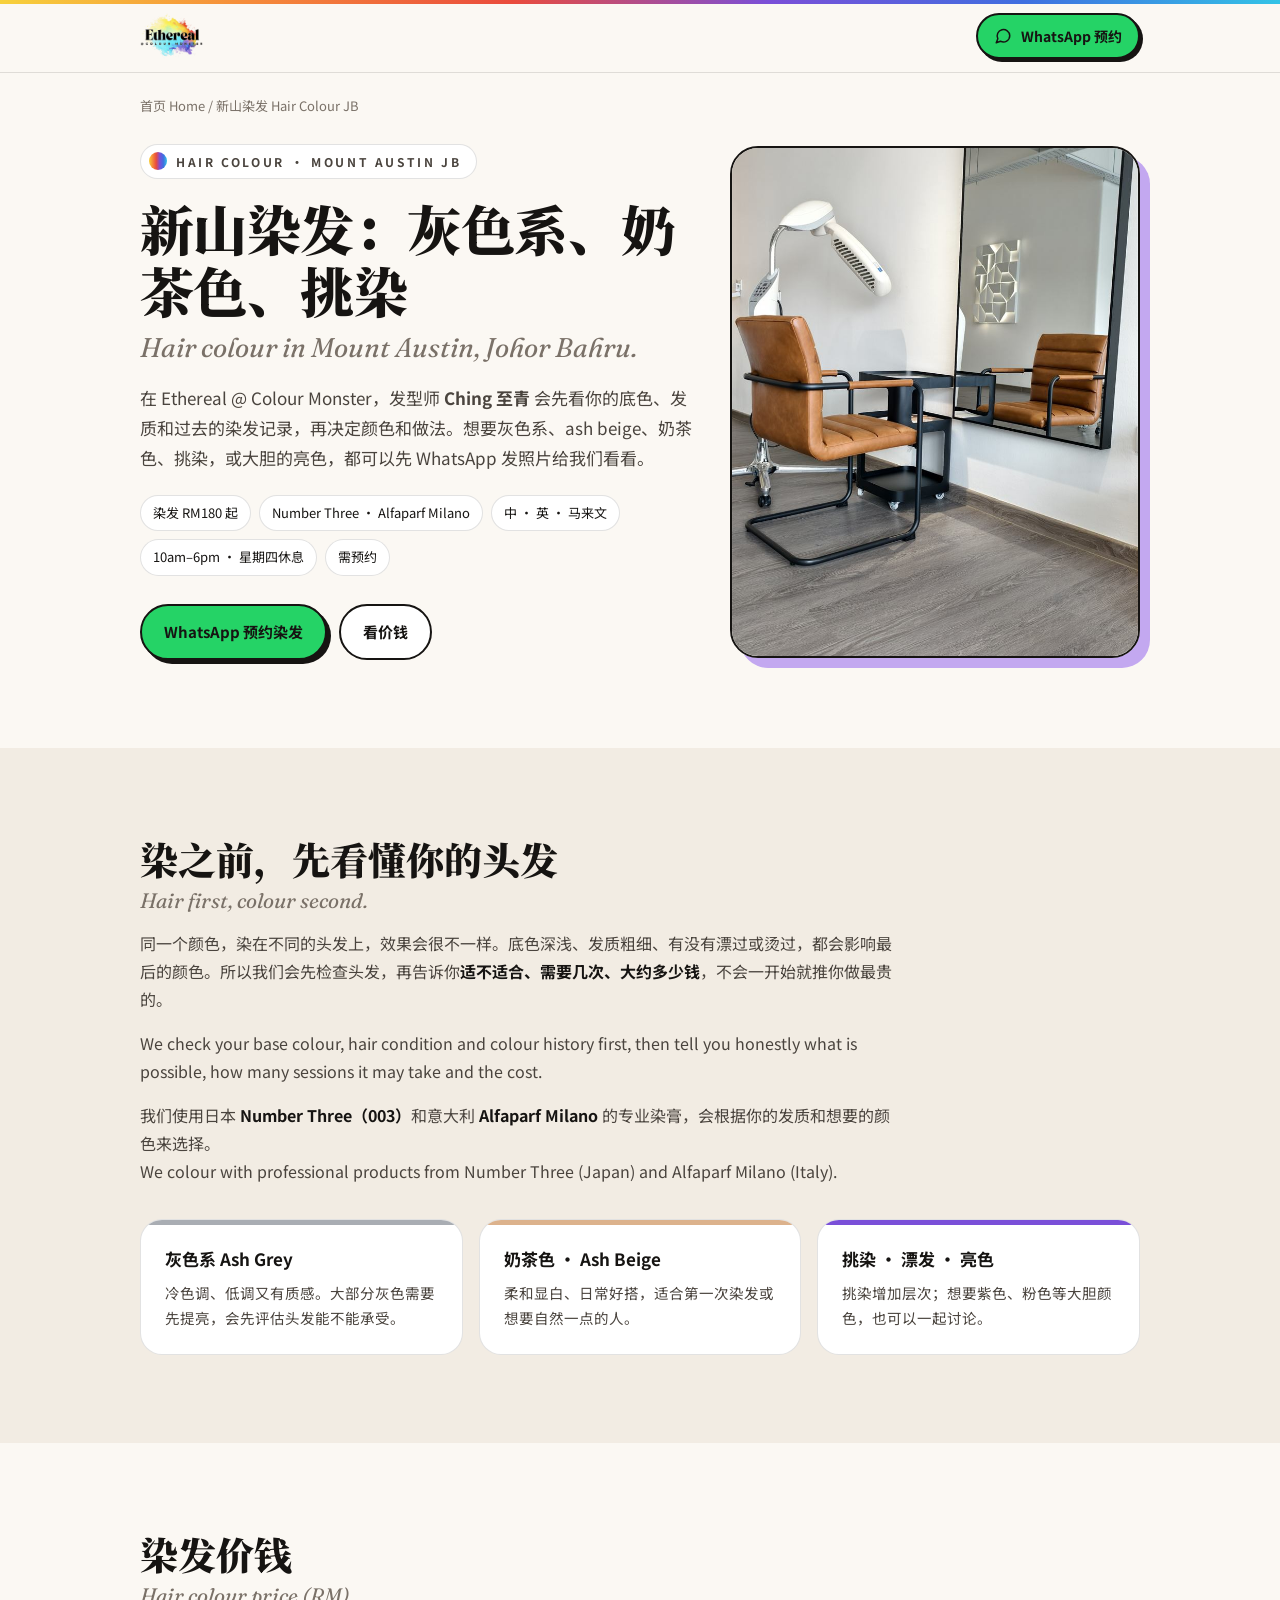
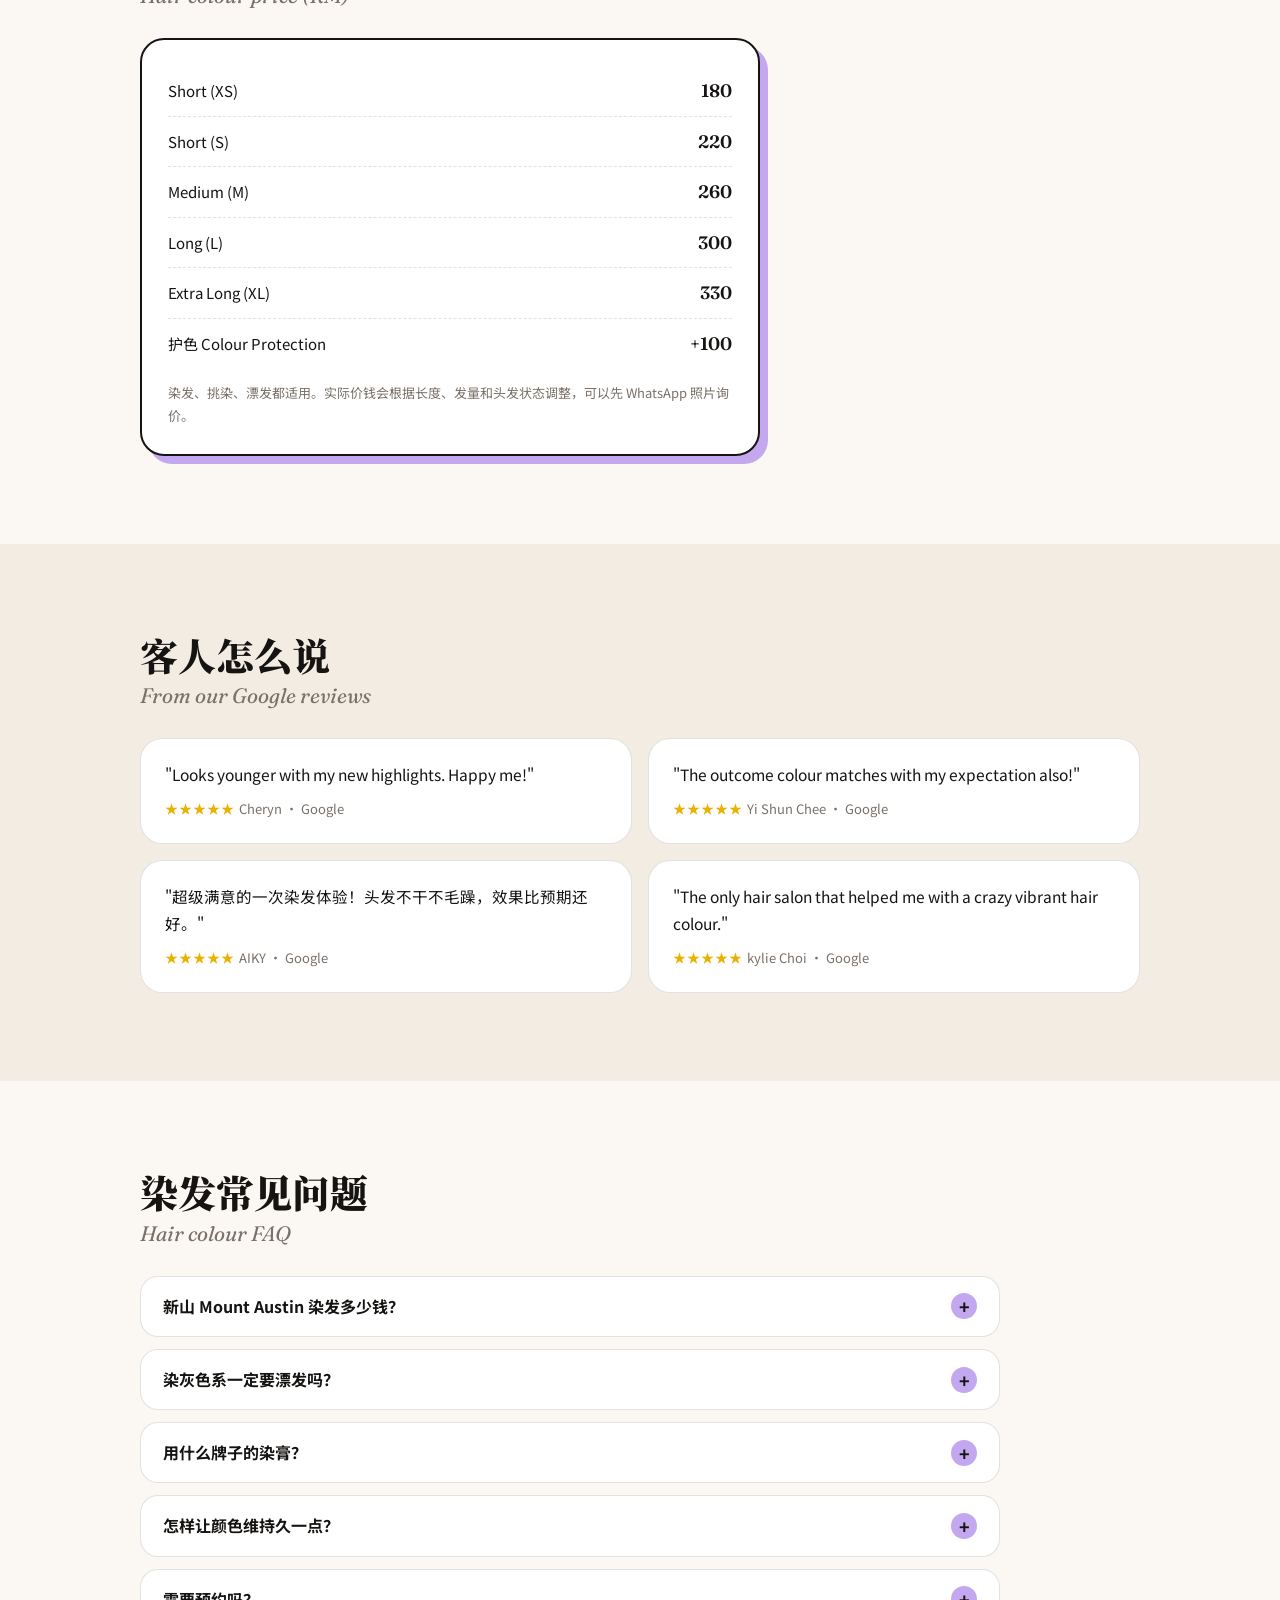
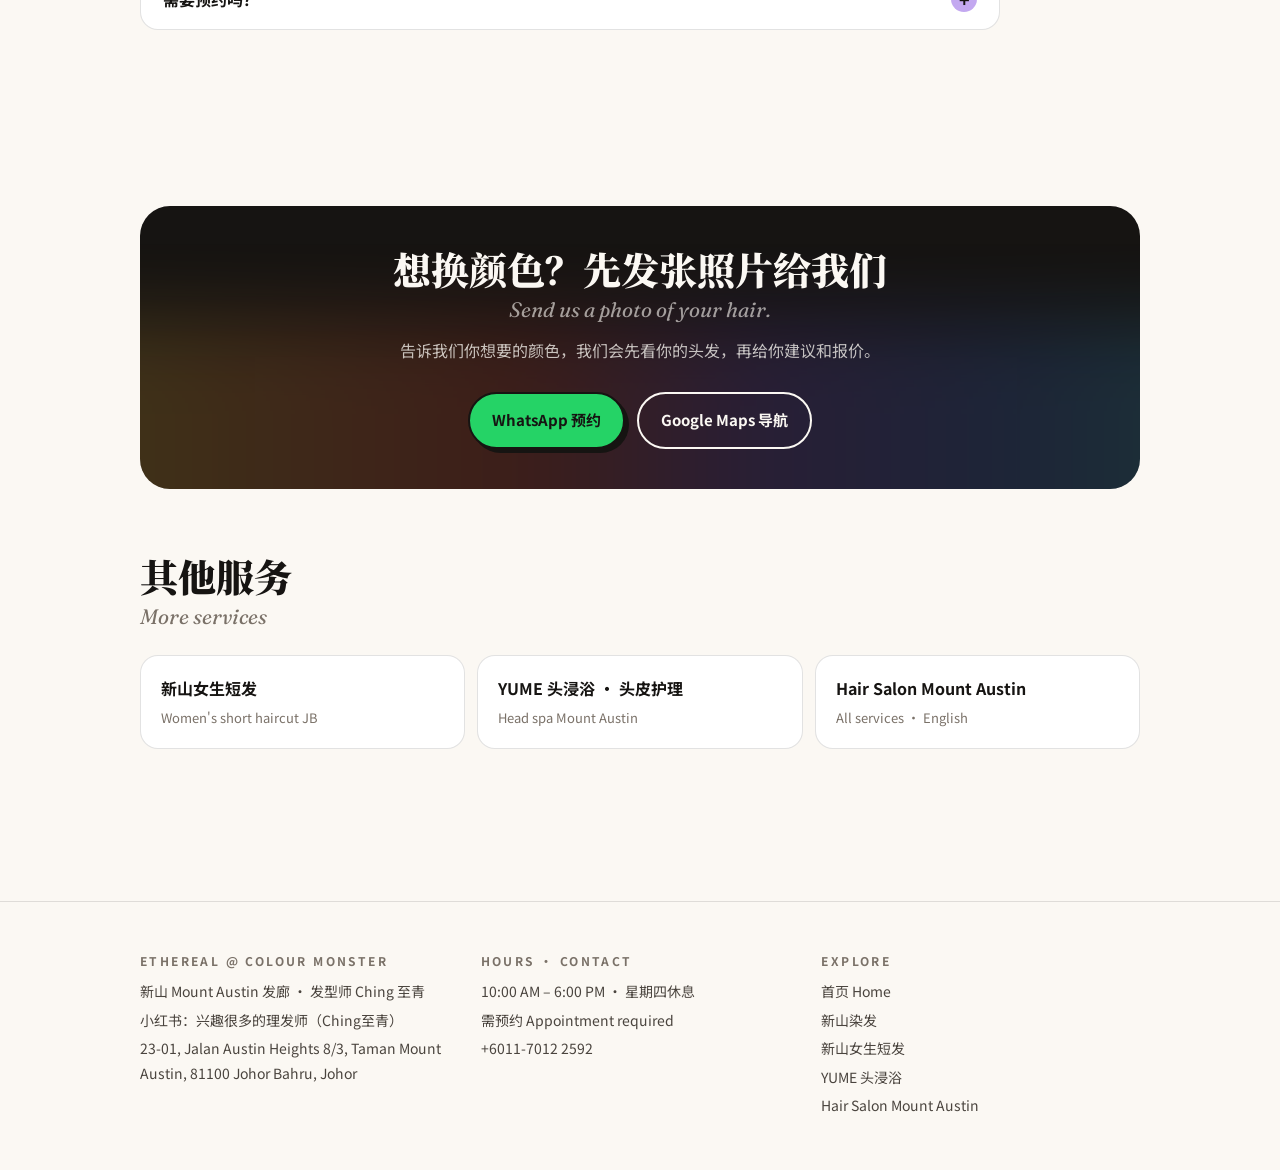
<file: hair-colour-jb/index.html>
<!DOCTYPE html>
<html lang="zh-Hans">
<head>
<meta charset="UTF-8">
<meta name="viewport" content="width=device-width, initial-scale=1.0">
<title>新山染发 灰色系 · 奶茶色 · 挑染｜JB Hair Colour Mount Austin｜Ethereal @ Colour Monster</title>
<meta name="description" content="新山 Mount Austin 染发：灰色系、ash beige、奶茶色、挑染、漂发和亮色。发型师 Ching 至青先看底色和发质再调色，染发 RM180 起。营业 10am–6pm，星期四休息，需预约。Hair colour salon in Mount Austin, Johor Bahru.">
<link rel="canonical" href="https://etherealcolourmonster.com/hair-colour-jb/">
<meta property="og:title" content="新山染发 · 灰色系 · 奶茶色｜Ethereal @ Colour Monster">
<meta property="og:description" content="Mount Austin 发廊，先看懂你的头发再调颜色。染发 RM180 起。">
<meta property="og:type" content="website">
<meta property="og:url" content="https://etherealcolourmonster.com/hair-colour-jb/">
<meta property="og:image" content="https://etherealcolourmonster.com/images/logo.jpg">
<meta name="theme-color" content="#FBF8F3">
<link rel="icon" href="../images/logo.jpg">
<script type="application/ld+json">
{
  "@context": "https://schema.org",
  "@graph": [
    {
      "@type": "Service",
      "name": "Hair colouring in Mount Austin, Johor Bahru",
      "serviceType": "Hair colouring, highlights, bleach, ash grey and milk-tea hair colour",
      "areaServed": ["Mount Austin", "Johor Bahru"],
      "offers": { "@type": "Offer", "priceCurrency": "MYR", "price": "180", "description": "Hair colour from RM180 (short hair)" },
      "provider": { "@type": "HairSalon", "name": "Ethereal@Colour Monster", "url": "https://etherealcolourmonster.com/", "telephone": "+601170122592",
        "address": { "@type": "PostalAddress", "streetAddress": "23-01, Jalan Austin Heights 8/3, Taman Mount Austin", "postalCode": "81100", "addressLocality": "Johor Bahru", "addressRegion": "Johor", "addressCountry": "MY" } }
    },
    {
      "@type": "BreadcrumbList",
      "itemListElement": [
        { "@type": "ListItem", "position": 1, "name": "Home", "item": "https://etherealcolourmonster.com/" },
        { "@type": "ListItem", "position": 2, "name": "新山染发 Hair Colour JB", "item": "https://etherealcolourmonster.com/hair-colour-jb/" }
      ]
    },
    {
      "@type": "FAQPage",
      "mainEntity": [
        { "@type": "Question", "name": "How much is hair colour in Mount Austin, JB?", "acceptedAnswer": { "@type": "Answer", "text": "At Ethereal @ Colour Monster, hair colour starts from RM180 for short hair: XS RM180, S RM220, M RM260, L RM300, XL RM330. Colour protection is +RM100." } },
        { "@type": "Question", "name": "Do I need bleach for ash grey hair?", "acceptedAnswer": { "@type": "Answer", "text": "It depends on your current colour and hair condition. Most grey tones need lightening first; the stylist checks your hair and advises before starting." } },
        { "@type": "Question", "name": "Which hair colour brands do you use?", "acceptedAnswer": { "@type": "Answer", "text": "Professional colour from Number Three (003, Japan) and Alfaparf Milano (Italy)." } },
        { "@type": "Question", "name": "How do I keep my hair colour from fading?", "acceptedAnswer": { "@type": "Answer", "text": "Use a colour-care shampoo at home. The stylist will show you how to wash and care for your colour after the appointment." } },
        { "@type": "Question", "name": "Do I need an appointment?", "acceptedAnswer": { "@type": "Answer", "text": "Yes. Open 10am–6pm, closed on Thursdays, appointment required. Book via WhatsApp +6011-7012 2592." } }
      ]
    }
  ]
}
</script>
<link rel="preconnect" href="https://fonts.googleapis.com">
<link rel="preconnect" href="https://fonts.gstatic.com" crossorigin>
<link href="https://fonts.googleapis.com/css2?family=Fraunces:ital,opsz,wght@0,9..144,400;0,9..144,600;1,9..144,400&family=Noto+Sans+SC:wght@400;500;700&family=Noto+Serif+SC:wght@600;900&display=swap" rel="stylesheet">
<link rel="stylesheet" href="../assets/page.css">
<style>:root { --c: #C3A8F0; }</style>
</head>
<body>
<div class="bar" aria-hidden="true"></div>
<header class="top">
  <div class="wrap">
    <a class="logo" href="../" aria-label="Ethereal @ Colour Monster 首页"><img src="../images/logo-mark.png" alt="Ethereal @ Colour Monster" width="640" height="471"></a>
    <a class="btn btn-wa" href="https://wa.me/601170122592?text=Hi%2C%20%E6%88%91%E6%83%B3%E9%A2%84%E7%BA%A6%E6%9F%93%E5%8F%91%20I%27d%20like%20to%20book%20hair%20colour" target="_blank" rel="noopener"><svg viewBox="0 0 24 24" fill="none" stroke="currentColor" stroke-width="2" stroke-linecap="round" stroke-linejoin="round" aria-hidden="true"><path d="M21 11.5a8.4 8.4 0 0 1-12.4 7.4L3 21l2.1-5.4A8.4 8.4 0 1 1 21 11.5z"/></svg>WhatsApp 预约</a>
  </div>
</header>

<main>
  <div class="wrap">
    <nav class="crumbs" aria-label="Breadcrumb"><a href="../">首页 Home</a> / 新山染发 Hair Colour JB</nav>

    <div class="hero">
      <div class="rv">
        <span class="eyebrow">Hair Colour · Mount Austin JB</span>
        <h1>新山染发：灰色系、奶茶色、挑染<em>Hair colour in Mount Austin, Johor Bahru.</em></h1>
        <p class="lead">在 Ethereal @ Colour Monster，发型师 <strong>Ching 至青</strong> 会先看你的底色、发质和过去的染发记录，再决定颜色和做法。想要灰色系、ash beige、奶茶色、挑染，或大胆的亮色，都可以先 WhatsApp 发照片给我们看看。</p>
        <ul class="facts">
          <li>染发 RM180 起</li><li>Number Three · Alfaparf Milano</li><li>中 · 英 · 马来文</li><li>10am–6pm · 星期四休息</li><li>需预约</li>
        </ul>
        <div class="cta">
          <a class="btn btn-wa" href="https://wa.me/601170122592?text=Hi%2C%20%E6%88%91%E6%83%B3%E9%A2%84%E7%BA%A6%E6%9F%93%E5%8F%91%20I%27d%20like%20to%20book%20hair%20colour" target="_blank" rel="noopener">WhatsApp 预约染发</a>
          <a class="btn btn-ghost" href="#price">看价钱</a>
        </div>
      </div>
      <div class="hero-img rv"><img src="../images/salon-1.jpg" alt="Ethereal @ Colour Monster Mount Austin 发廊店内" width="788" height="1400" loading="eager"></div>
    </div>
  </div>

  <section class="alt">
    <div class="wrap">
      <div class="rv">
        <h2>染之前，先看懂你的头发<em>Hair first, colour second.</em></h2>
        <div class="prose">
          <p>同一个颜色，染在不同的头发上，效果会很不一样。底色深浅、发质粗细、有没有漂过或烫过，都会影响最后的颜色。所以我们会先检查头发，再告诉你<strong>适不适合、需要几次、大约多少钱</strong>，不会一开始就推你做最贵的。</p>
          <p>We check your base colour, hair condition and colour history first, then tell you honestly what is possible, how many sessions it may take and the cost.</p>
          <p>我们使用日本 <strong>Number Three（003）</strong>和意大利 <strong>Alfaparf Milano</strong> 的专业染膏，会根据你的发质和想要的颜色来选择。<br>We colour with professional products from Number Three (Japan) and Alfaparf Milano (Italy).</p>
        </div>
      </div>
      <div class="points">
        <div class="point rv" style="--c:#A9ADB3"><b>灰色系 Ash Grey</b><p>冷色调、低调又有质感。大部分灰色需要先提亮，会先评估头发能不能承受。</p></div>
        <div class="point rv" style="--c:#DCB28C"><b>奶茶色 · Ash Beige</b><p>柔和显白、日常好搭，适合第一次染发或想要自然一点的人。</p></div>
        <div class="point rv" style="--c:var(--violet)"><b>挑染 · 漂发 · 亮色</b><p>挑染增加层次；想要紫色、粉色等大胆颜色，也可以一起讨论。</p></div>
      </div>
    </div>
  </section>

  <section id="price">
    <div class="wrap rv">
      <h2>染发价钱<em>Hair colour price (RM)</em></h2>
      <div class="price-card">
        <div class="prow"><span>Short (XS)</span><span class="fill"></span><span class="val">180</span></div>
        <div class="prow"><span>Short (S)</span><span class="fill"></span><span class="val">220</span></div>
        <div class="prow"><span>Medium (M)</span><span class="fill"></span><span class="val">260</span></div>
        <div class="prow"><span>Long (L)</span><span class="fill"></span><span class="val">300</span></div>
        <div class="prow"><span>Extra Long (XL)</span><span class="fill"></span><span class="val">330</span></div>
        <div class="prow"><span>护色 Colour Protection</span><span class="fill"></span><span class="val">+100</span></div>
        <p class="pnote">染发、挑染、漂发都适用。实际价钱会根据长度、发量和头发状态调整，可以先 WhatsApp 照片询价。</p>
      </div>
    </div>
  </section>

  <section class="alt">
    <div class="wrap">
      <h2 class="rv">客人怎么说<em>From our Google reviews</em></h2>
      <div class="quotes">
        <blockquote class="rv"><p>"Looks younger with my new highlights. Happy me!"</p><footer>Cheryn · Google</footer></blockquote>
        <blockquote class="rv"><p>"The outcome colour matches with my expectation also!"</p><footer>Yi Shun Chee · Google</footer></blockquote>
        <blockquote class="rv"><p>"超级满意的一次染发体验！头发不干不毛躁，效果比预期还好。"</p><footer>AIKY · Google</footer></blockquote>
        <blockquote class="rv"><p>"The only hair salon that helped me with a crazy vibrant hair colour."</p><footer>kylie Choi · Google</footer></blockquote>
      </div>
    </div>
  </section>

  <section>
    <div class="wrap">
      <h2 class="rv">染发常见问题<em>Hair colour FAQ</em></h2>
      <div class="faq">
        <details class="rv"><summary>新山 Mount Austin 染发多少钱？</summary><div class="ans"><p>短发 RM180 起，中长发 RM260 起，长发 RM300–330。护色 +RM100。实际价钱会根据长度和头发状态调整。</p></div></details>
        <details class="rv"><summary>染灰色系一定要漂发吗？</summary><div class="ans"><p>要看你现在的发色和发质。大部分灰色系需要先提亮，Ching 会先检查头发，再告诉你需要几次、适不适合。</p></div></details>
        <details class="rv"><summary>用什么牌子的染膏？</summary><div class="ans"><p>日本 Number Three（003）和意大利 Alfaparf Milano 专业染膏。</p></div></details>
        <details class="rv"><summary>怎样让颜色维持久一点？</summary><div class="ans"><p>回家用护色洗发水，避免太热的水洗头。做完之后我们会教你怎么洗、怎么保养。</p></div></details>
        <details class="rv"><summary>需要预约吗？</summary><div class="ans"><p>需要。营业 10am–6pm，星期四休息，请先 WhatsApp <a href="https://wa.me/601170122592">+6011-7012 2592</a> 预约。</p></div></details>
      </div>
    </div>
  </section>

  <section>
    <div class="wrap">
      <div class="band rv">
        <h2>想换颜色？先发张照片给我们<em>Send us a photo of your hair.</em></h2>
        <p>告诉我们你想要的颜色，我们会先看你的头发，再给你建议和报价。</p>
        <div class="cta">
          <a class="btn btn-wa" href="https://wa.me/601170122592?text=Hi%2C%20%E6%88%91%E6%83%B3%E9%A2%84%E7%BA%A6%E6%9F%93%E5%8F%91%20I%27d%20like%20to%20book%20hair%20colour" target="_blank" rel="noopener">WhatsApp 预约</a>
          <a class="btn btn-ghost" href="https://maps.app.goo.gl/KCUcaTukjxPqChet8" target="_blank" rel="noopener">Google Maps 导航</a>
        </div>
      </div>

      <h2 class="rv" style="margin-top:64px">其他服务<em>More services</em></h2>
      <div class="related rv">
        <a href="../short-hair-jb/"><b>新山女生短发</b><span>Women's short haircut JB</span></a>
        <a href="../head-spa-mount-austin/"><b>YUME 头浸浴 · 头皮护理</b><span>Head spa Mount Austin</span></a>
        <a href="../hair-salon-mount-austin/"><b>Hair Salon Mount Austin</b><span>All services · English</span></a>
      </div>
    </div>
  </section>
</main>

<footer class="foot">
  <div class="wrap cols">
    <div><h4>Ethereal @ Colour Monster</h4><p>新山 Mount Austin 发廊 · 发型师 Ching 至青</p><p>小红书：<a href="https://www.xiaohongshu.com/user/profile/60a12d3c00000000010013c2" target="_blank" rel="noopener">兴趣很多的理发师（Ching至青）</a></p><p>23-01, Jalan Austin Heights 8/3, Taman Mount Austin, 81100 Johor Bahru, Johor</p></div>
    <div><h4>Hours · Contact</h4><p>10:00 AM – 6:00 PM · 星期四休息</p><p>需预约 Appointment required</p><p><a href="tel:+601170122592">+6011-7012 2592</a></p></div>
    <div><h4>Explore</h4><p><a href="../">首页 Home</a></p><p><a href="../hair-colour-jb/">新山染发</a></p><p><a href="../short-hair-jb/">新山女生短发</a></p><p><a href="../head-spa-mount-austin/">YUME 头浸浴</a></p><p><a href="../hair-salon-mount-austin/">Hair Salon Mount Austin</a></p></div>
  </div>
</footer>

<nav class="mbar" aria-label="快速预约">
  <a href="https://wa.me/601170122592" target="_blank" rel="noopener">WhatsApp 预约</a>
  <a href="https://maps.app.goo.gl/KCUcaTukjxPqChet8" target="_blank" rel="noopener">导航</a>
</nav>

<script>
(function () {
  var els = document.querySelectorAll('.rv');
  if (!('IntersectionObserver' in window)) { els.forEach(function (e) { e.classList.add('in'); }); return; }
  var io = new IntersectionObserver(function (es) { es.forEach(function (e) { if (e.isIntersecting) { e.target.classList.add('in'); io.unobserve(e.target); } }); }, { rootMargin: '0px 0px -8% 0px' });
  els.forEach(function (e) { io.observe(e); });
})();
</script>
</body>
</html>
</file>
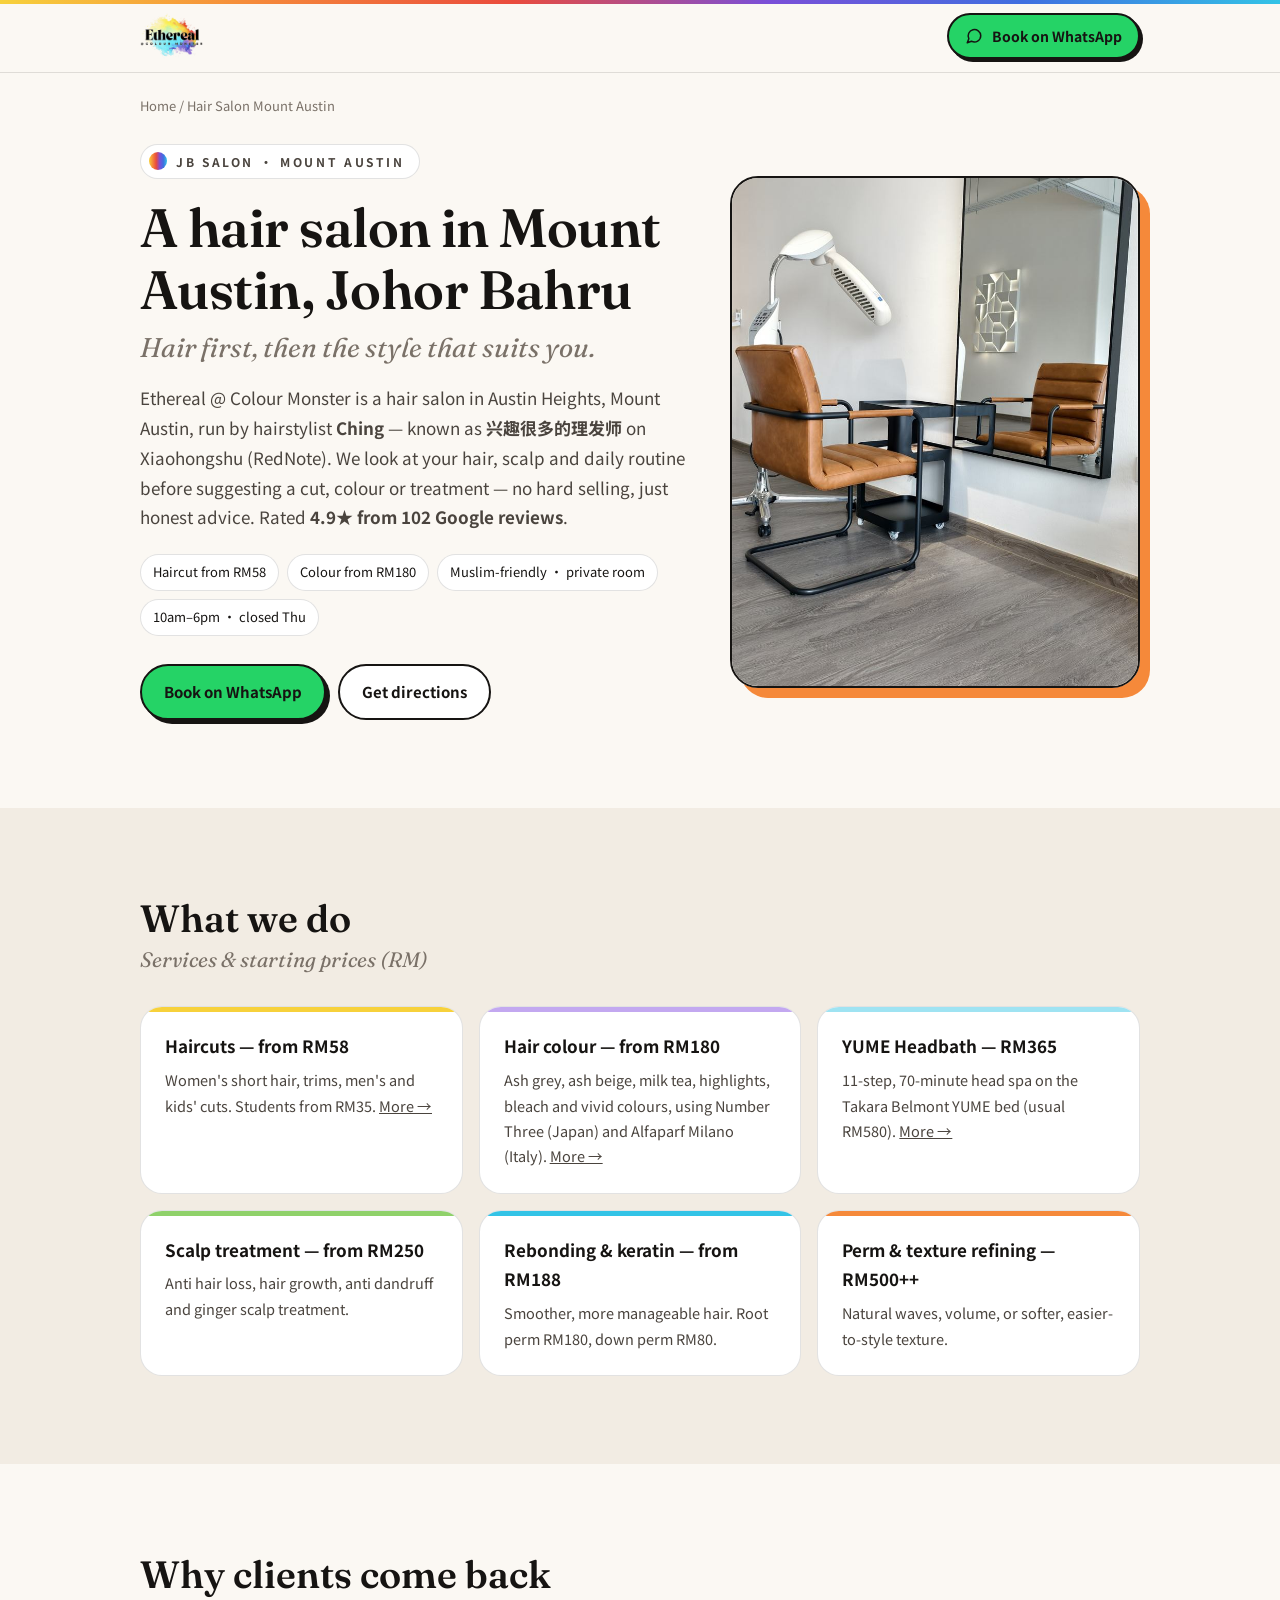
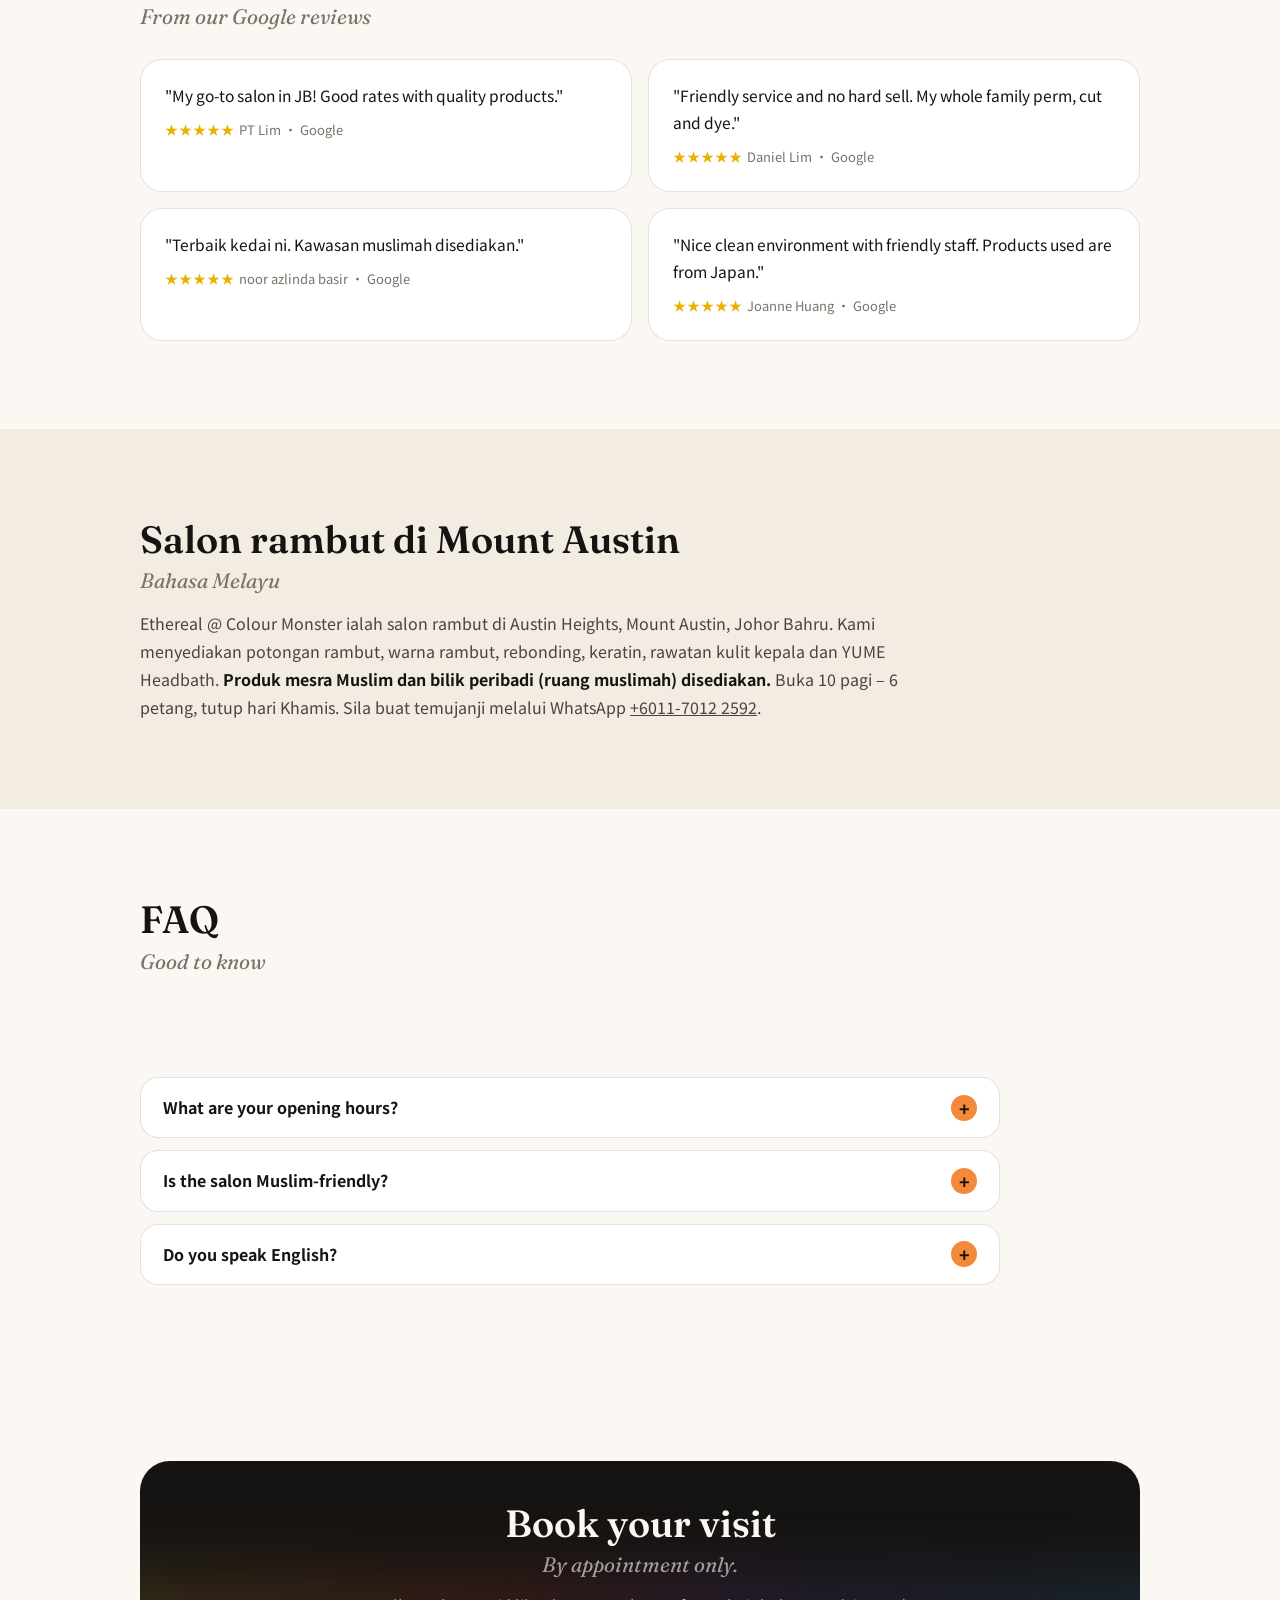
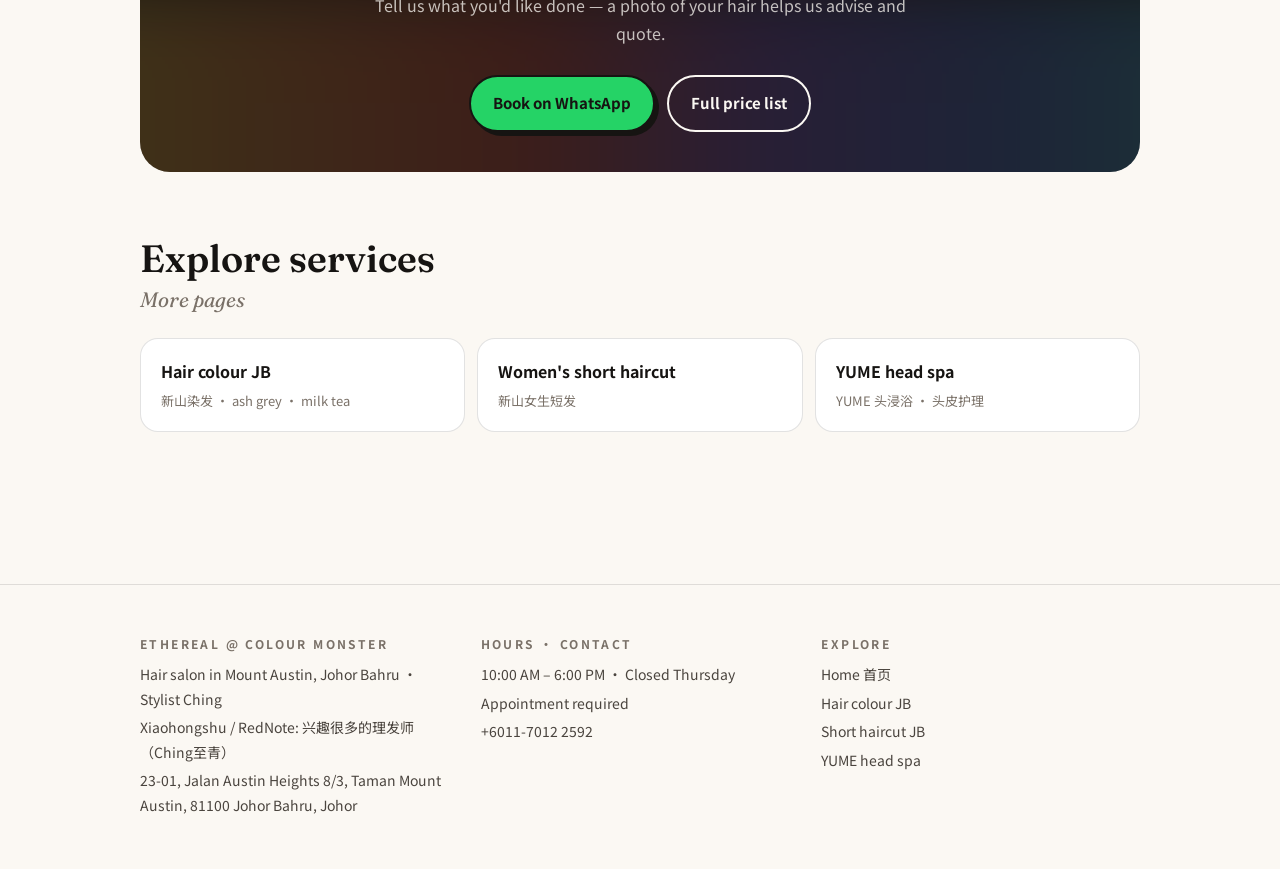
<file: hair-salon-mount-austin/index.html>
<!DOCTYPE html>
<html lang="en">
<head>
<meta charset="UTF-8">
<meta name="viewport" content="width=device-width, initial-scale=1.0">
<title>Hair Salon in Mount Austin, Johor Bahru (JB Salon)｜Ethereal @ Colour Monster</title>
<meta name="description" content="Ethereal @ Colour Monster is a hair salon in Mount Austin, Johor Bahru. Haircuts from RM58, hair colour from RM180, perms, rebonding, keratin, scalp treatments and the YUME Headbath head spa. Muslim-friendly products and a private room. Open 10am–6pm, closed Thursday, by appointment.">
<link rel="canonical" href="https://etherealcolourmonster.com/hair-salon-mount-austin/">
<meta property="og:title" content="Hair Salon in Mount Austin, Johor Bahru｜Ethereal @ Colour Monster">
<meta property="og:description" content="Haircuts, colour, perms, scalp care and head spa in Mount Austin, JB. Google 4.9★.">
<meta property="og:type" content="website">
<meta property="og:url" content="https://etherealcolourmonster.com/hair-salon-mount-austin/">
<meta property="og:image" content="https://etherealcolourmonster.com/images/logo.jpg">
<meta name="theme-color" content="#FBF8F3">
<link rel="icon" href="../images/logo.jpg">
<script type="application/ld+json">
{
  "@context": "https://schema.org",
  "@graph": [
    {
      "@type": "HairSalon",
      "name": "Ethereal@Colour Monster",
      "alternateName": ["Ethereal @ Colour Monster", "Ethereal Colour Monster"],
      "url": "https://etherealcolourmonster.com/",
      "telephone": "+601170122592",
      "image": "https://etherealcolourmonster.com/images/logo.jpg",
      "priceRange": "RM25 - RM580",
      "address": { "@type": "PostalAddress", "streetAddress": "23-01, Jalan Austin Heights 8/3, Taman Mount Austin", "postalCode": "81100", "addressLocality": "Johor Bahru", "addressRegion": "Johor", "addressCountry": "MY" },
      "geo": { "@type": "GeoCoordinates", "latitude": 1.5621188, "longitude": 103.7769621 },
      "openingHoursSpecification": [{ "@type": "OpeningHoursSpecification", "dayOfWeek": ["Monday","Tuesday","Wednesday","Friday","Saturday","Sunday"], "opens": "10:00", "closes": "18:00" }],
      "aggregateRating": { "@type": "AggregateRating", "ratingValue": "4.9", "reviewCount": "102" },
      "hasMap": "https://maps.app.goo.gl/KCUcaTukjxPqChet8",
      "knowsLanguage": ["en", "zh", "ms"]
    },
    {
      "@type": "BreadcrumbList",
      "itemListElement": [
        { "@type": "ListItem", "position": 1, "name": "Home", "item": "https://etherealcolourmonster.com/" },
        { "@type": "ListItem", "position": 2, "name": "Hair Salon Mount Austin", "item": "https://etherealcolourmonster.com/hair-salon-mount-austin/" }
      ]
    },
    {
      "@type": "FAQPage",
      "mainEntity": [
        { "@type": "Question", "name": "Where is Ethereal @ Colour Monster in Mount Austin?", "acceptedAnswer": { "@type": "Answer", "text": "23-01, Jalan Austin Heights 8/3, Taman Mount Austin, 81100 Johor Bahru, Johor, Malaysia (Austin Heights)." } },
        { "@type": "Question", "name": "What are the opening hours?", "acceptedAnswer": { "@type": "Answer", "text": "10am–6pm, closed on Thursdays. Every visit is by appointment — book via WhatsApp +6011-7012 2592." } },
        { "@type": "Question", "name": "Is the salon Muslim-friendly?", "acceptedAnswer": { "@type": "Answer", "text": "Yes. There are Muslim-friendly products and a private room. Mention it when you book." } },
        { "@type": "Question", "name": "Do you speak English?", "acceptedAnswer": { "@type": "Answer", "text": "Yes, we serve customers in English, Chinese and Malay." } }
      ]
    }
  ]
}
</script>
<link rel="preconnect" href="https://fonts.googleapis.com">
<link rel="preconnect" href="https://fonts.gstatic.com" crossorigin>
<link href="https://fonts.googleapis.com/css2?family=Fraunces:ital,opsz,wght@0,9..144,400;0,9..144,600;1,9..144,400&family=Noto+Sans+SC:wght@400;500;700&family=Noto+Serif+SC:wght@600;900&display=swap" rel="stylesheet">
<link rel="stylesheet" href="../assets/page.css">
<style>:root { --c: var(--orange); } h1, h2 { font-family: var(--display); font-weight: 600; }</style>
</head>
<body>
<div class="bar" aria-hidden="true"></div>
<header class="top">
  <div class="wrap">
    <a class="logo" href="../" aria-label="Ethereal @ Colour Monster home"><img src="../images/logo-mark.png" alt="Ethereal @ Colour Monster" width="640" height="471"></a>
    <a class="btn btn-wa" href="https://wa.me/601170122592?text=Hi%2C%20I%27d%20like%20to%20book%20an%20appointment" target="_blank" rel="noopener"><svg viewBox="0 0 24 24" fill="none" stroke="currentColor" stroke-width="2" stroke-linecap="round" stroke-linejoin="round" aria-hidden="true"><path d="M21 11.5a8.4 8.4 0 0 1-12.4 7.4L3 21l2.1-5.4A8.4 8.4 0 1 1 21 11.5z"/></svg>Book on WhatsApp</a>
  </div>
</header>

<main>
  <div class="wrap">
    <nav class="crumbs" aria-label="Breadcrumb"><a href="../">Home</a> / Hair Salon Mount Austin</nav>

    <div class="hero">
      <div class="rv">
        <span class="eyebrow">JB Salon · Mount Austin</span>
        <h1>A hair salon in Mount Austin, Johor Bahru<em>Hair first, then the style that suits you.</em></h1>
        <p class="lead">Ethereal @ Colour Monster is a hair salon in Austin Heights, Mount Austin, run by hairstylist <strong>Ching</strong> — known as <strong>兴趣很多的理发师</strong> on Xiaohongshu (RedNote). We look at your hair, scalp and daily routine before suggesting a cut, colour or treatment — no hard selling, just honest advice. Rated <strong>4.9★ from 102 Google reviews</strong>.</p>
        <ul class="facts">
          <li>Haircut from RM58</li><li>Colour from RM180</li><li>Muslim-friendly · private room</li><li>10am–6pm · closed Thu</li>
        </ul>
        <div class="cta">
          <a class="btn btn-wa" href="https://wa.me/601170122592?text=Hi%2C%20I%27d%20like%20to%20book%20an%20appointment" target="_blank" rel="noopener">Book on WhatsApp</a>
          <a class="btn btn-ghost" href="https://maps.app.goo.gl/KCUcaTukjxPqChet8" target="_blank" rel="noopener">Get directions</a>
        </div>
      </div>
      <div class="hero-img rv"><img src="../images/salon-1.jpg" alt="Inside Ethereal @ Colour Monster hair salon, Mount Austin" width="788" height="1400" loading="eager"></div>
    </div>
  </div>

  <section class="alt">
    <div class="wrap">
      <h2 class="rv">What we do<em>Services &amp; starting prices (RM)</em></h2>
      <div class="points">
        <div class="point rv" style="--c:var(--yellow)"><b>Haircuts — from RM58</b><p>Women's short hair, trims, men's and kids' cuts. Students from RM35. <a href="../short-hair-jb/">More →</a></p></div>
        <div class="point rv" style="--c:#C3A8F0"><b>Hair colour — from RM180</b><p>Ash grey, ash beige, milk tea, highlights, bleach and vivid colours, using Number Three (Japan) and Alfaparf Milano (Italy). <a href="../hair-colour-jb/">More →</a></p></div>
        <div class="point rv" style="--c:#9FE3F2"><b>YUME Headbath — RM365</b><p>11-step, 70-minute head spa on the Takara Belmont YUME bed (usual RM580). <a href="../head-spa-mount-austin/">More →</a></p></div>
        <div class="point rv" style="--c:var(--green)"><b>Scalp treatment — from RM250</b><p>Anti hair loss, hair growth, anti dandruff and ginger scalp treatment.</p></div>
        <div class="point rv" style="--c:var(--cyan)"><b>Rebonding &amp; keratin — from RM188</b><p>Smoother, more manageable hair. Root perm RM180, down perm RM80.</p></div>
        <div class="point rv" style="--c:var(--orange)"><b>Perm &amp; texture refining — RM500++</b><p>Natural waves, volume, or softer, easier-to-style texture.</p></div>
      </div>
    </div>
  </section>

  <section>
    <div class="wrap rv">
      <h2>Why clients come back<em>From our Google reviews</em></h2>
      <div class="quotes">
        <blockquote><p>"My go-to salon in JB! Good rates with quality products."</p><footer>PT Lim · Google</footer></blockquote>
        <blockquote><p>"Friendly service and no hard sell. My whole family perm, cut and dye."</p><footer>Daniel Lim · Google</footer></blockquote>
        <blockquote><p>"Terbaik kedai ni. Kawasan muslimah disediakan."</p><footer>noor azlinda basir · Google</footer></blockquote>
        <blockquote><p>"Nice clean environment with friendly staff. Products used are from Japan."</p><footer>Joanne Huang · Google</footer></blockquote>
      </div>
    </div>
  </section>

  <section class="alt">
    <div class="wrap">
      <div class="rv">
        <h2>Salon rambut di Mount Austin<em>Bahasa Melayu</em></h2>
        <div class="prose">
          <p>Ethereal @ Colour Monster ialah salon rambut di Austin Heights, Mount Austin, Johor Bahru. Kami menyediakan potongan rambut, warna rambut, rebonding, keratin, rawatan kulit kepala dan YUME Headbath. <strong>Produk mesra Muslim dan bilik peribadi (ruang muslimah) disediakan.</strong> Buka 10 pagi – 6 petang, tutup hari Khamis. Sila buat temujanji melalui WhatsApp <a href="https://wa.me/601170122592">+6011-7012 2592</a>.</p>
        </div>
      </div>
    </div>
  </section>

  <section>
    <div class="wrap">
      <h2 class="rv">FAQ<em>Good to know</em></h2>
      <div class="faq">
        <details class="rv"><summary>Where exactly is the salon?</summary><div class="ans"><p>23-01, Jalan Austin Heights 8/3, Taman Mount Austin, 81100 Johor Bahru, Johor. <a href="https://maps.app.goo.gl/KCUcaTukjxPqChet8" target="_blank" rel="noopener">Open in Google Maps</a>.</p></div></details>
        <details class="rv"><summary>What are your opening hours?</summary><div class="ans"><p>10am–6pm, closed on Thursdays. Every visit is by appointment — please WhatsApp us first.</p></div></details>
        <details class="rv"><summary>Is the salon Muslim-friendly?</summary><div class="ans"><p>Yes. We have Muslim-friendly products and a private room. Just mention it when you book.</p></div></details>
        <details class="rv"><summary>Do you speak English?</summary><div class="ans"><p>Yes — we serve clients in English, Chinese and Malay.</p></div></details>
      </div>
    </div>
  </section>

  <section>
    <div class="wrap">
      <div class="band rv">
        <h2>Book your visit<em>By appointment only.</em></h2>
        <p>Tell us what you'd like done — a photo of your hair helps us advise and quote.</p>
        <div class="cta">
          <a class="btn btn-wa" href="https://wa.me/601170122592?text=Hi%2C%20I%27d%20like%20to%20book%20an%20appointment" target="_blank" rel="noopener">Book on WhatsApp</a>
          <a class="btn btn-ghost" href="../#price">Full price list</a>
        </div>
      </div>

      <h2 class="rv" style="margin-top:64px">Explore services<em>More pages</em></h2>
      <div class="related rv">
        <a href="../hair-colour-jb/"><b>Hair colour JB</b><span>新山染发 · ash grey · milk tea</span></a>
        <a href="../short-hair-jb/"><b>Women's short haircut</b><span>新山女生短发</span></a>
        <a href="../head-spa-mount-austin/"><b>YUME head spa</b><span>YUME 头浸浴 · 头皮护理</span></a>
      </div>
    </div>
  </section>
</main>

<footer class="foot">
  <div class="wrap cols">
    <div><h4>Ethereal @ Colour Monster</h4><p>Hair salon in Mount Austin, Johor Bahru · Stylist Ching</p><p>Xiaohongshu / RedNote: <a href="https://www.xiaohongshu.com/user/profile/60a12d3c00000000010013c2" target="_blank" rel="noopener">兴趣很多的理发师（Ching至青）</a></p><p>23-01, Jalan Austin Heights 8/3, Taman Mount Austin, 81100 Johor Bahru, Johor</p></div>
    <div><h4>Hours · Contact</h4><p>10:00 AM – 6:00 PM · Closed Thursday</p><p>Appointment required</p><p><a href="tel:+601170122592">+6011-7012 2592</a></p></div>
    <div><h4>Explore</h4><p><a href="../">Home 首页</a></p><p><a href="../hair-colour-jb/">Hair colour JB</a></p><p><a href="../short-hair-jb/">Short haircut JB</a></p><p><a href="../head-spa-mount-austin/">YUME head spa</a></p></div>
  </div>
</footer>

<nav class="mbar" aria-label="Quick booking">
  <a href="https://wa.me/601170122592" target="_blank" rel="noopener">Book on WhatsApp</a>
  <a href="https://maps.app.goo.gl/KCUcaTukjxPqChet8" target="_blank" rel="noopener">Directions</a>
</nav>

<script>
(function () {
  var els = document.querySelectorAll('.rv');
  if (!('IntersectionObserver' in window)) { els.forEach(function (e) { e.classList.add('in'); }); return; }
  var io = new IntersectionObserver(function (es) { es.forEach(function (e) { if (e.isIntersecting) { e.target.classList.add('in'); io.unobserve(e.target); } }); }, { rootMargin: '0px 0px -8% 0px' });
  els.forEach(function (e) { io.observe(e); });
})();
</script>
</body>
</html>
</file>
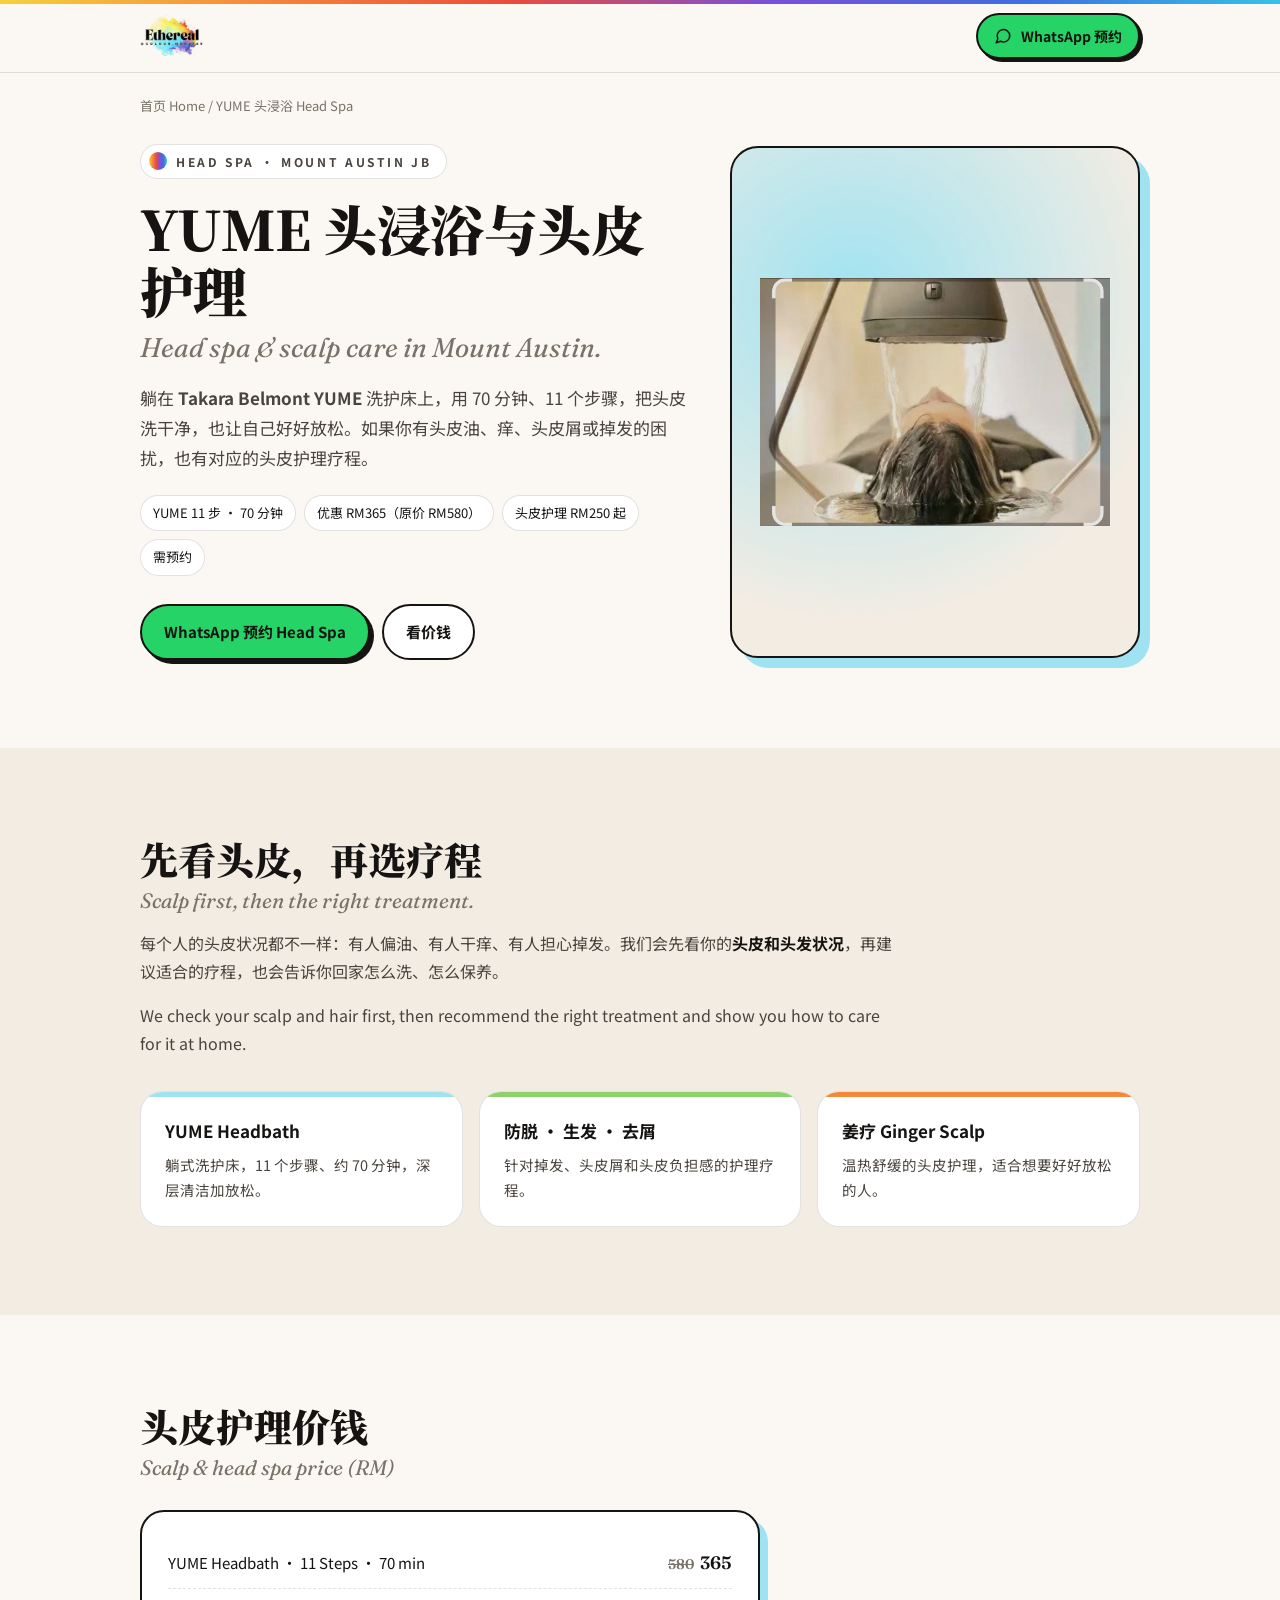
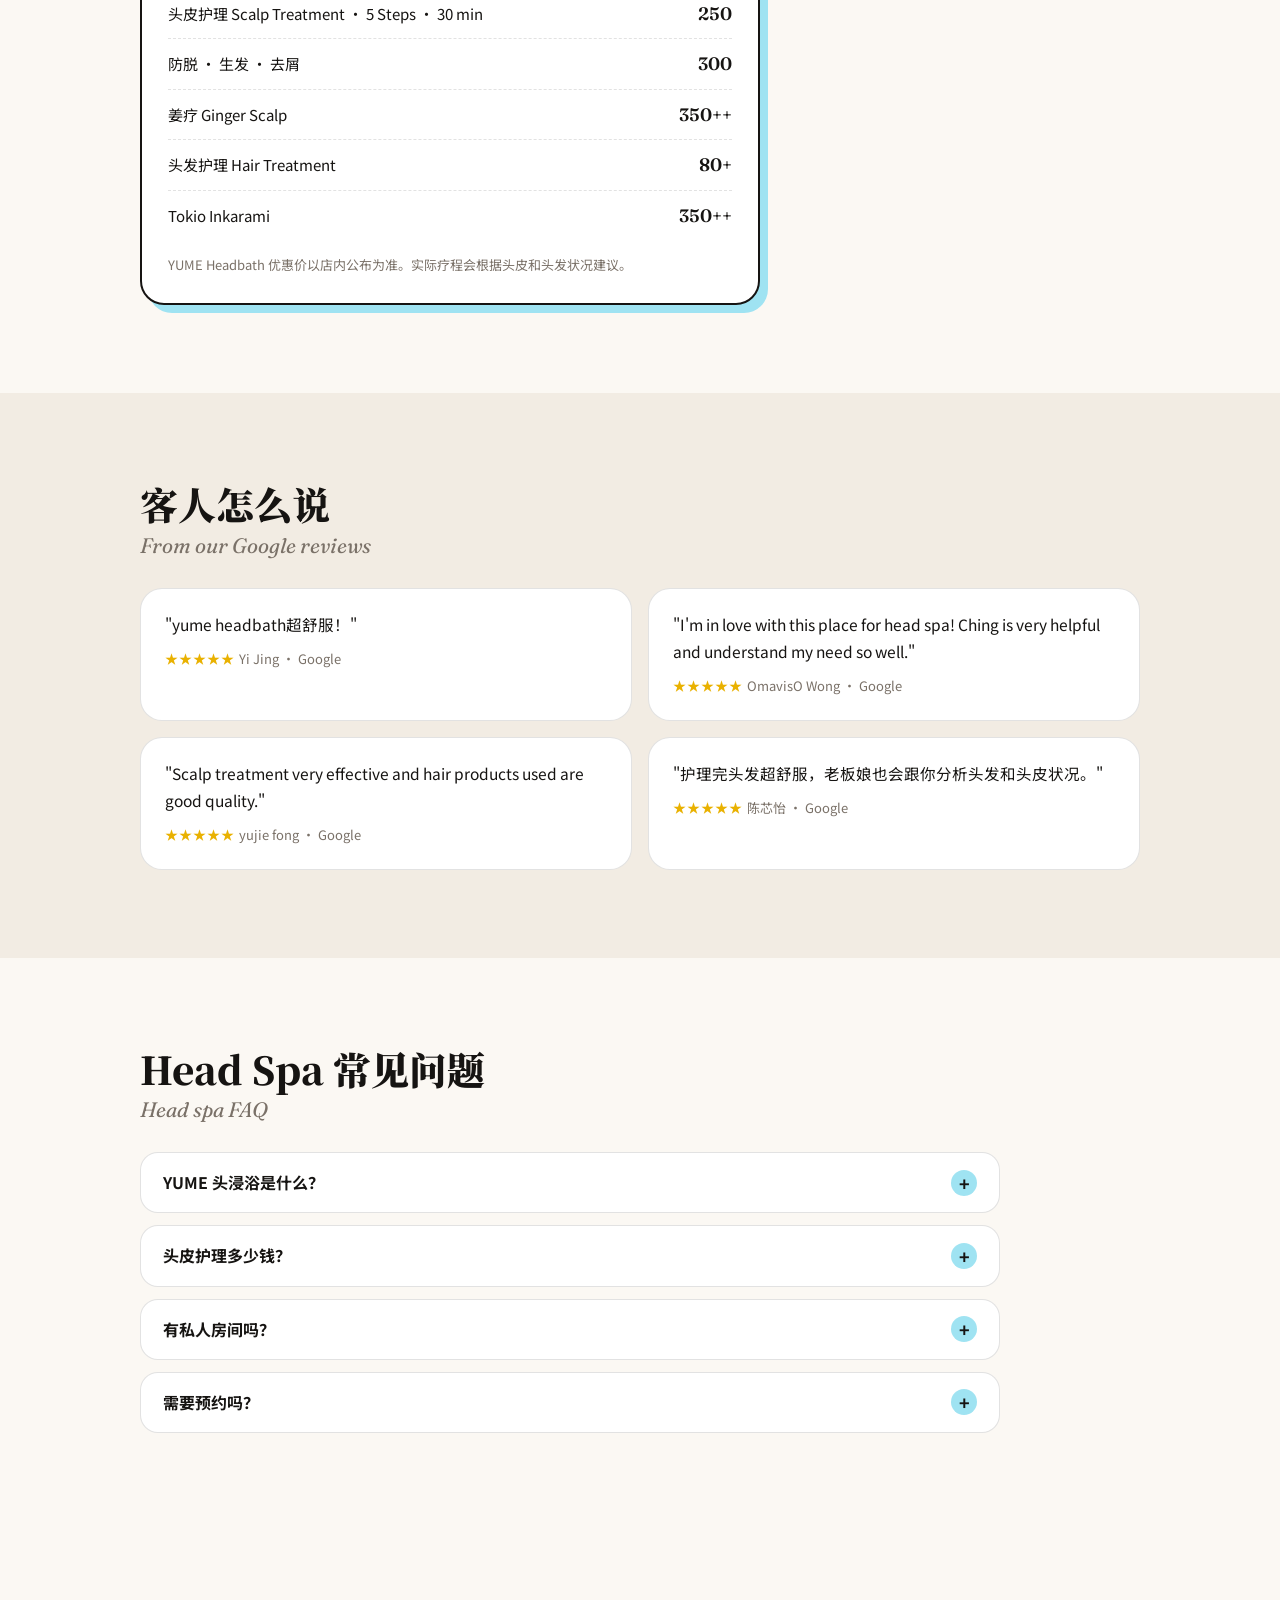
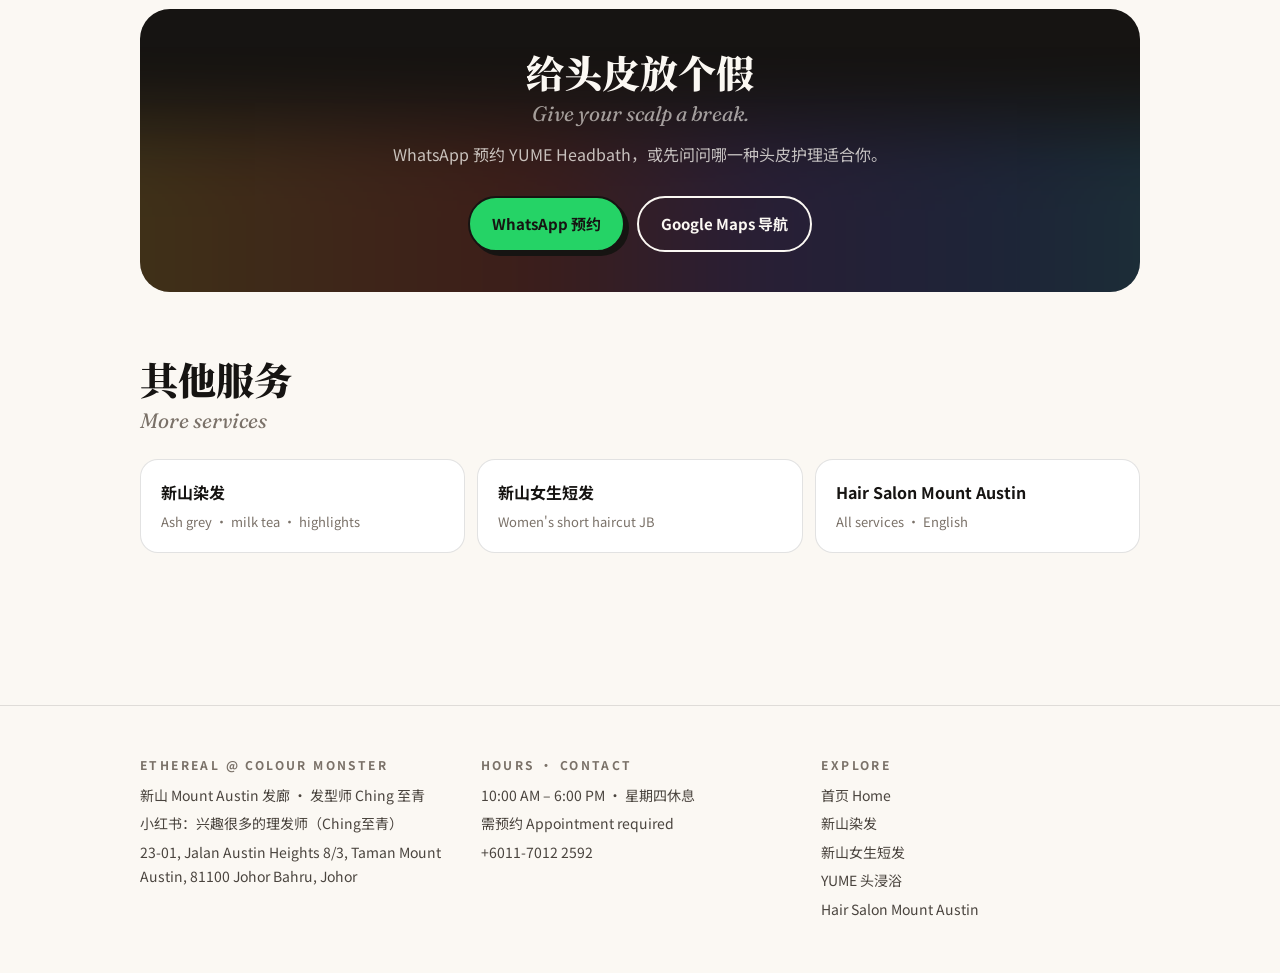
<file: head-spa-mount-austin/index.html>
<!DOCTYPE html>
<html lang="zh-Hans">
<head>
<meta charset="UTF-8">
<meta name="viewport" content="width=device-width, initial-scale=1.0">
<title>YUME 头浸浴 Head Spa · 头皮护理｜Mount Austin JB｜Ethereal @ Colour Monster</title>
<meta name="description" content="新山 Mount Austin 头皮护理和 Takara Belmont YUME 头浸浴 Head Spa：11 个步骤、70 分钟，优惠价 RM365（原价 RM580）。头皮护理 RM250 起，防脱、生发、去屑、姜疗。营业 10am–6pm，星期四休息，需预约。">
<link rel="canonical" href="https://etherealcolourmonster.com/head-spa-mount-austin/">
<meta property="og:title" content="YUME 头浸浴 Head Spa · 头皮护理｜Mount Austin JB">
<meta property="og:description" content="11 步骤、70 分钟的 YUME Headbath，优惠价 RM365。">
<meta property="og:type" content="website">
<meta property="og:url" content="https://etherealcolourmonster.com/head-spa-mount-austin/">
<meta property="og:image" content="https://etherealcolourmonster.com/images/yume-headbath.jpg">
<meta name="theme-color" content="#FBF8F3">
<link rel="icon" href="../images/logo.jpg">
<script type="application/ld+json">
{
  "@context": "https://schema.org",
  "@graph": [
    {
      "@type": "Service",
      "name": "YUME Headbath head spa and scalp treatment in Mount Austin, Johor Bahru",
      "serviceType": "Head spa, scalp treatment, anti hair loss, anti dandruff, ginger scalp treatment",
      "areaServed": ["Mount Austin", "Johor Bahru"],
      "offers": [
        { "@type": "Offer", "priceCurrency": "MYR", "price": "365", "description": "YUME Headbath 11 steps, 70 minutes (promo, usual RM580)" },
        { "@type": "Offer", "priceCurrency": "MYR", "price": "250", "description": "Scalp treatment 5 steps, 30 minutes" }
      ],
      "provider": { "@type": "HairSalon", "name": "Ethereal@Colour Monster", "url": "https://etherealcolourmonster.com/", "telephone": "+601170122592",
        "address": { "@type": "PostalAddress", "streetAddress": "23-01, Jalan Austin Heights 8/3, Taman Mount Austin", "postalCode": "81100", "addressLocality": "Johor Bahru", "addressRegion": "Johor", "addressCountry": "MY" } }
    },
    {
      "@type": "BreadcrumbList",
      "itemListElement": [
        { "@type": "ListItem", "position": 1, "name": "Home", "item": "https://etherealcolourmonster.com/" },
        { "@type": "ListItem", "position": 2, "name": "YUME Head Spa Mount Austin", "item": "https://etherealcolourmonster.com/head-spa-mount-austin/" }
      ]
    },
    {
      "@type": "FAQPage",
      "mainEntity": [
        { "@type": "Question", "name": "What is the YUME Headbath?", "acceptedAnswer": { "@type": "Answer", "text": "A head spa on the Takara Belmont YUME reclining wash bed: 11 steps over about 70 minutes to cleanse the scalp and relax. Promo price RM365 (usual RM580)." } },
        { "@type": "Question", "name": "How much is a scalp treatment in Mount Austin, JB?", "acceptedAnswer": { "@type": "Answer", "text": "Scalp treatment 5 steps (30 min) RM250; anti hair loss / hair growth / anti dandruff RM300; ginger scalp treatment from RM350." } },
        { "@type": "Question", "name": "Is there a private room?", "acceptedAnswer": { "@type": "Answer", "text": "Yes, there is a private room and Muslim-friendly products. Mention it when you book." } },
        { "@type": "Question", "name": "Do I need an appointment?", "acceptedAnswer": { "@type": "Answer", "text": "Yes. Open 10am–6pm, closed on Thursdays, appointment required. Book via WhatsApp +6011-7012 2592." } }
      ]
    }
  ]
}
</script>
<link rel="preconnect" href="https://fonts.googleapis.com">
<link rel="preconnect" href="https://fonts.gstatic.com" crossorigin>
<link href="https://fonts.googleapis.com/css2?family=Fraunces:ital,opsz,wght@0,9..144,400;0,9..144,600;1,9..144,400&family=Noto+Sans+SC:wght@400;500;700&family=Noto+Serif+SC:wght@600;900&display=swap" rel="stylesheet">
<link rel="stylesheet" href="../assets/page.css">
<style>:root { --c: #9FE3F2; }</style>
</head>
<body>
<div class="bar" aria-hidden="true"></div>
<header class="top">
  <div class="wrap">
    <a class="logo" href="../" aria-label="Ethereal @ Colour Monster 首页"><img src="../images/logo-mark.png" alt="Ethereal @ Colour Monster" width="640" height="471"></a>
    <a class="btn btn-wa" href="https://wa.me/601170122592?text=Hi%2C%20%E6%88%91%E6%83%B3%E9%A2%84%E7%BA%A6%20YUME%20Headbath%20I%27d%20like%20to%20book%20a%20head%20spa" target="_blank" rel="noopener"><svg viewBox="0 0 24 24" fill="none" stroke="currentColor" stroke-width="2" stroke-linecap="round" stroke-linejoin="round" aria-hidden="true"><path d="M21 11.5a8.4 8.4 0 0 1-12.4 7.4L3 21l2.1-5.4A8.4 8.4 0 1 1 21 11.5z"/></svg>WhatsApp 预约</a>
  </div>
</header>

<main>
  <div class="wrap">
    <nav class="crumbs" aria-label="Breadcrumb"><a href="../">首页 Home</a> / YUME 头浸浴 Head Spa</nav>

    <div class="hero">
      <div class="rv">
        <span class="eyebrow">Head Spa · Mount Austin JB</span>
        <h1>YUME 头浸浴与头皮护理<em>Head spa &amp; scalp care in Mount Austin.</em></h1>
        <p class="lead">躺在 <strong>Takara Belmont YUME</strong> 洗护床上，用 70 分钟、11 个步骤，把头皮洗干净，也让自己好好放松。如果你有头皮油、痒、头皮屑或掉发的困扰，也有对应的头皮护理疗程。</p>
        <ul class="facts">
          <li>YUME 11 步 · 70 分钟</li><li>优惠 RM365（原价 RM580）</li><li>头皮护理 RM250 起</li><li>需预约</li>
        </ul>
        <div class="cta">
          <a class="btn btn-wa" href="https://wa.me/601170122592?text=Hi%2C%20%E6%88%91%E6%83%B3%E9%A2%84%E7%BA%A6%20YUME%20Headbath%20I%27d%20like%20to%20book%20a%20head%20spa" target="_blank" rel="noopener">WhatsApp 预约 Head Spa</a>
          <a class="btn btn-ghost" href="#price">看价钱</a>
        </div>
      </div>
      <div class="hero-img contain rv"><img src="../images/yume-headbath.jpg" alt="Takara Belmont YUME Headbath 洗护床" loading="eager"></div>
    </div>
  </div>

  <section class="alt">
    <div class="wrap">
      <div class="rv">
        <h2>先看头皮，再选疗程<em>Scalp first, then the right treatment.</em></h2>
        <div class="prose">
          <p>每个人的头皮状况都不一样：有人偏油、有人干痒、有人担心掉发。我们会先看你的<strong>头皮和头发状况</strong>，再建议适合的疗程，也会告诉你回家怎么洗、怎么保养。</p>
          <p>We check your scalp and hair first, then recommend the right treatment and show you how to care for it at home.</p>
        </div>
      </div>
      <div class="points">
        <div class="point rv" style="--c:#9FE3F2"><b>YUME Headbath</b><p>躺式洗护床，11 个步骤、约 70 分钟，深层清洁加放松。</p></div>
        <div class="point rv" style="--c:var(--green)"><b>防脱 · 生发 · 去屑</b><p>针对掉发、头皮屑和头皮负担感的护理疗程。</p></div>
        <div class="point rv" style="--c:var(--orange)"><b>姜疗 Ginger Scalp</b><p>温热舒缓的头皮护理，适合想要好好放松的人。</p></div>
      </div>
    </div>
  </section>

  <section id="price">
    <div class="wrap rv">
      <h2>头皮护理价钱<em>Scalp &amp; head spa price (RM)</em></h2>
      <div class="price-card">
        <div class="prow"><span>YUME Headbath · 11 Steps · 70 min</span><span class="fill"></span><span class="val"><s>580</s>365</span></div>
        <div class="prow"><span>头皮护理 Scalp Treatment · 5 Steps · 30 min</span><span class="fill"></span><span class="val">250</span></div>
        <div class="prow"><span>防脱 · 生发 · 去屑</span><span class="fill"></span><span class="val">300</span></div>
        <div class="prow"><span>姜疗 Ginger Scalp</span><span class="fill"></span><span class="val">350++</span></div>
        <div class="prow"><span>头发护理 Hair Treatment</span><span class="fill"></span><span class="val">80+</span></div>
        <div class="prow"><span>Tokio Inkarami</span><span class="fill"></span><span class="val">350++</span></div>
        <p class="pnote">YUME Headbath 优惠价以店内公布为准。实际疗程会根据头皮和头发状况建议。</p>
      </div>
    </div>
  </section>

  <section class="alt">
    <div class="wrap">
      <h2 class="rv">客人怎么说<em>From our Google reviews</em></h2>
      <div class="quotes">
        <blockquote class="rv"><p>"yume headbath超舒服！"</p><footer>Yi Jing · Google</footer></blockquote>
        <blockquote class="rv"><p>"I'm in love with this place for head spa! Ching is very helpful and understand my need so well."</p><footer>OmavisO Wong · Google</footer></blockquote>
        <blockquote class="rv"><p>"Scalp treatment very effective and hair products used are good quality."</p><footer>yujie fong · Google</footer></blockquote>
        <blockquote class="rv"><p>"护理完头发超舒服，老板娘也会跟你分析头发和头皮状况。"</p><footer>陈芯怡 · Google</footer></blockquote>
      </div>
    </div>
  </section>

  <section>
    <div class="wrap">
      <h2 class="rv">Head Spa 常见问题<em>Head spa FAQ</em></h2>
      <div class="faq">
        <details class="rv"><summary>YUME 头浸浴是什么？</summary><div class="ans"><p>用 Takara Belmont YUME 躺式洗护床做的头皮护理，11 个步骤、约 70 分钟，深层清洁头皮，同时让身体和心情放松。现在优惠价 RM365（原价 RM580）。</p></div></details>
        <details class="rv"><summary>头皮护理多少钱？</summary><div class="ans"><p>5 步骤头皮护理（30 分钟）RM250；防脱、生发、去屑 RM300；姜疗 RM350 起。</p></div></details>
        <details class="rv"><summary>有私人房间吗？</summary><div class="ans"><p>有私人房间，也有 Muslim friendly 产品，预约时先告诉我们就可以。</p></div></details>
        <details class="rv"><summary>需要预约吗？</summary><div class="ans"><p>需要。营业 10am–6pm，星期四休息，请先 WhatsApp <a href="https://wa.me/601170122592">+6011-7012 2592</a> 预约。</p></div></details>
      </div>
    </div>
  </section>

  <section>
    <div class="wrap">
      <div class="band rv">
        <h2>给头皮放个假<em>Give your scalp a break.</em></h2>
        <p>WhatsApp 预约 YUME Headbath，或先问问哪一种头皮护理适合你。</p>
        <div class="cta">
          <a class="btn btn-wa" href="https://wa.me/601170122592?text=Hi%2C%20%E6%88%91%E6%83%B3%E9%A2%84%E7%BA%A6%20YUME%20Headbath%20I%27d%20like%20to%20book%20a%20head%20spa" target="_blank" rel="noopener">WhatsApp 预约</a>
          <a class="btn btn-ghost" href="https://maps.app.goo.gl/KCUcaTukjxPqChet8" target="_blank" rel="noopener">Google Maps 导航</a>
        </div>
      </div>

      <h2 class="rv" style="margin-top:64px">其他服务<em>More services</em></h2>
      <div class="related rv">
        <a href="../hair-colour-jb/"><b>新山染发</b><span>Ash grey · milk tea · highlights</span></a>
        <a href="../short-hair-jb/"><b>新山女生短发</b><span>Women's short haircut JB</span></a>
        <a href="../hair-salon-mount-austin/"><b>Hair Salon Mount Austin</b><span>All services · English</span></a>
      </div>
    </div>
  </section>
</main>

<footer class="foot">
  <div class="wrap cols">
    <div><h4>Ethereal @ Colour Monster</h4><p>新山 Mount Austin 发廊 · 发型师 Ching 至青</p><p>小红书：<a href="https://www.xiaohongshu.com/user/profile/60a12d3c00000000010013c2" target="_blank" rel="noopener">兴趣很多的理发师（Ching至青）</a></p><p>23-01, Jalan Austin Heights 8/3, Taman Mount Austin, 81100 Johor Bahru, Johor</p></div>
    <div><h4>Hours · Contact</h4><p>10:00 AM – 6:00 PM · 星期四休息</p><p>需预约 Appointment required</p><p><a href="tel:+601170122592">+6011-7012 2592</a></p></div>
    <div><h4>Explore</h4><p><a href="../">首页 Home</a></p><p><a href="../hair-colour-jb/">新山染发</a></p><p><a href="../short-hair-jb/">新山女生短发</a></p><p><a href="../head-spa-mount-austin/">YUME 头浸浴</a></p><p><a href="../hair-salon-mount-austin/">Hair Salon Mount Austin</a></p></div>
  </div>
</footer>

<nav class="mbar" aria-label="快速预约">
  <a href="https://wa.me/601170122592" target="_blank" rel="noopener">WhatsApp 预约</a>
  <a href="https://maps.app.goo.gl/KCUcaTukjxPqChet8" target="_blank" rel="noopener">导航</a>
</nav>

<script>
(function () {
  var els = document.querySelectorAll('.rv');
  if (!('IntersectionObserver' in window)) { els.forEach(function (e) { e.classList.add('in'); }); return; }
  var io = new IntersectionObserver(function (es) { es.forEach(function (e) { if (e.isIntersecting) { e.target.classList.add('in'); io.unobserve(e.target); } }); }, { rootMargin: '0px 0px -8% 0px' });
  els.forEach(function (e) { io.observe(e); });
})();
</script>
</body>
</html>
</file>
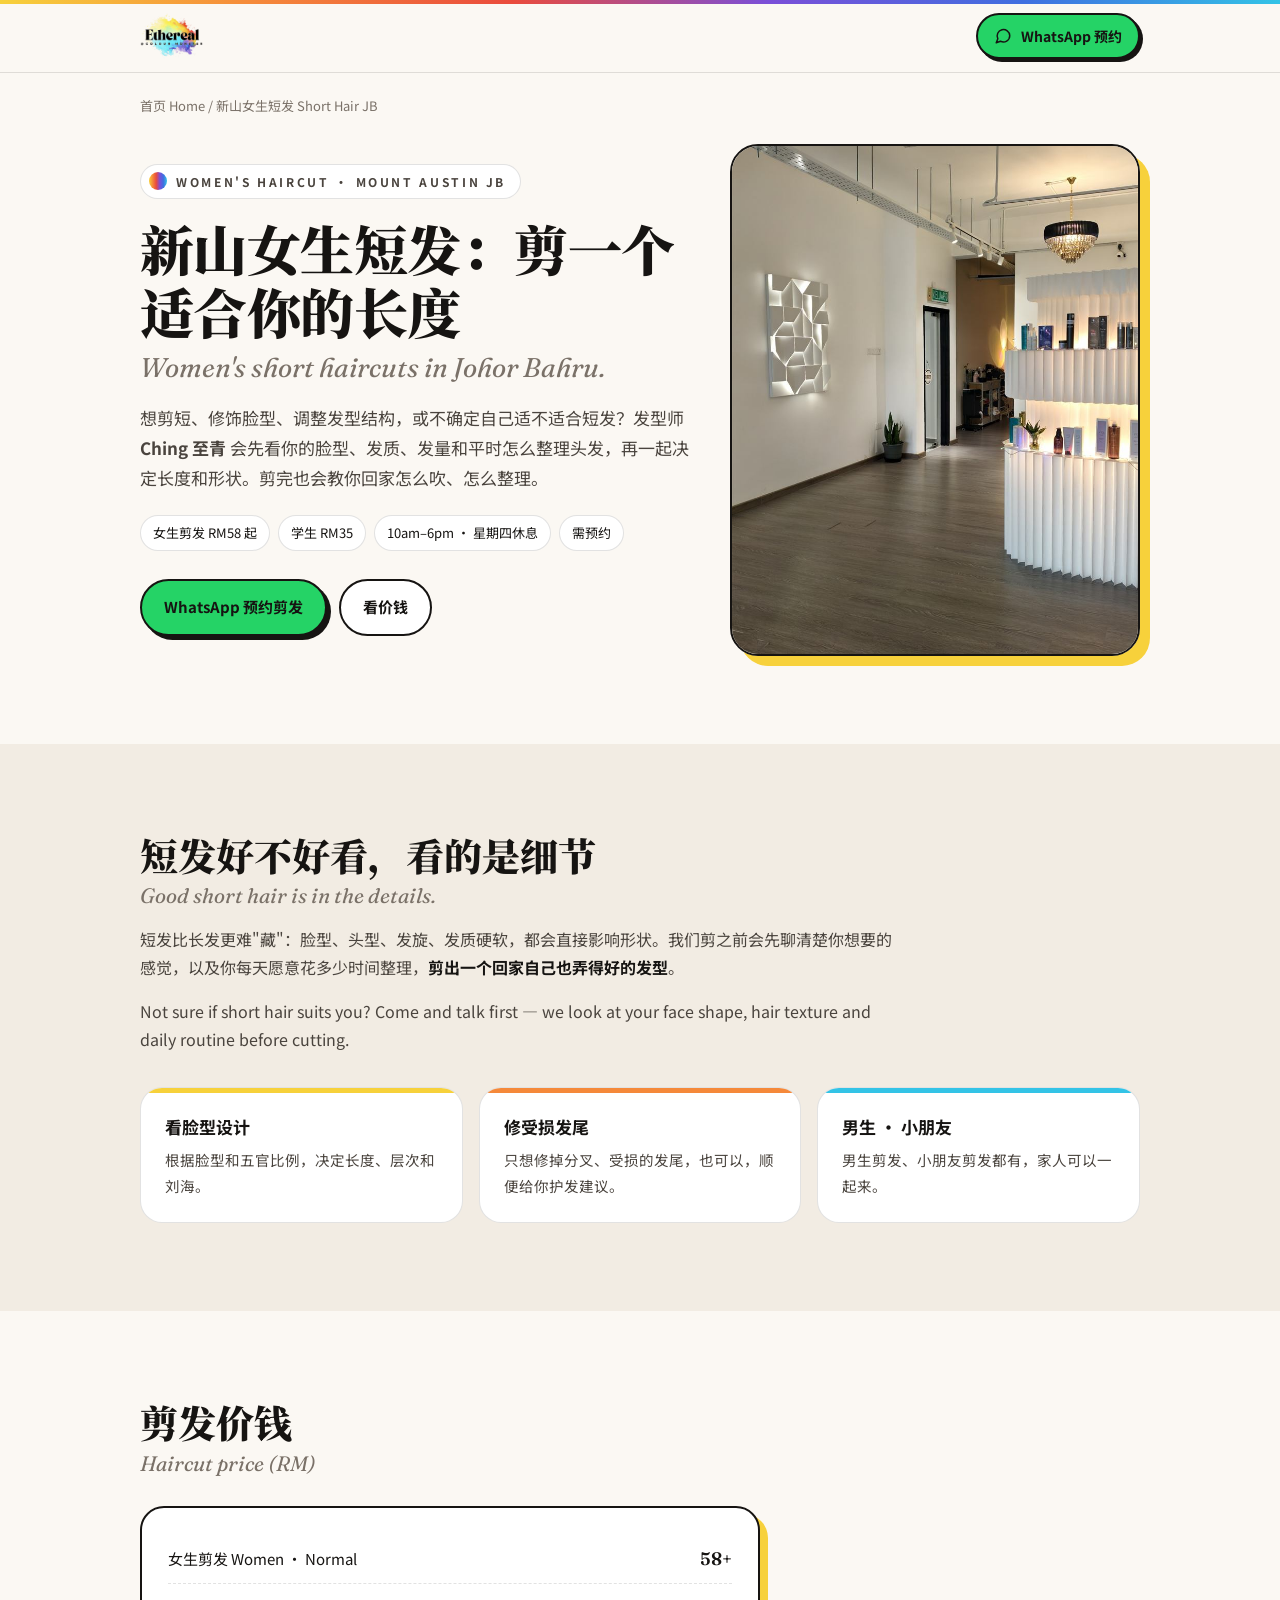
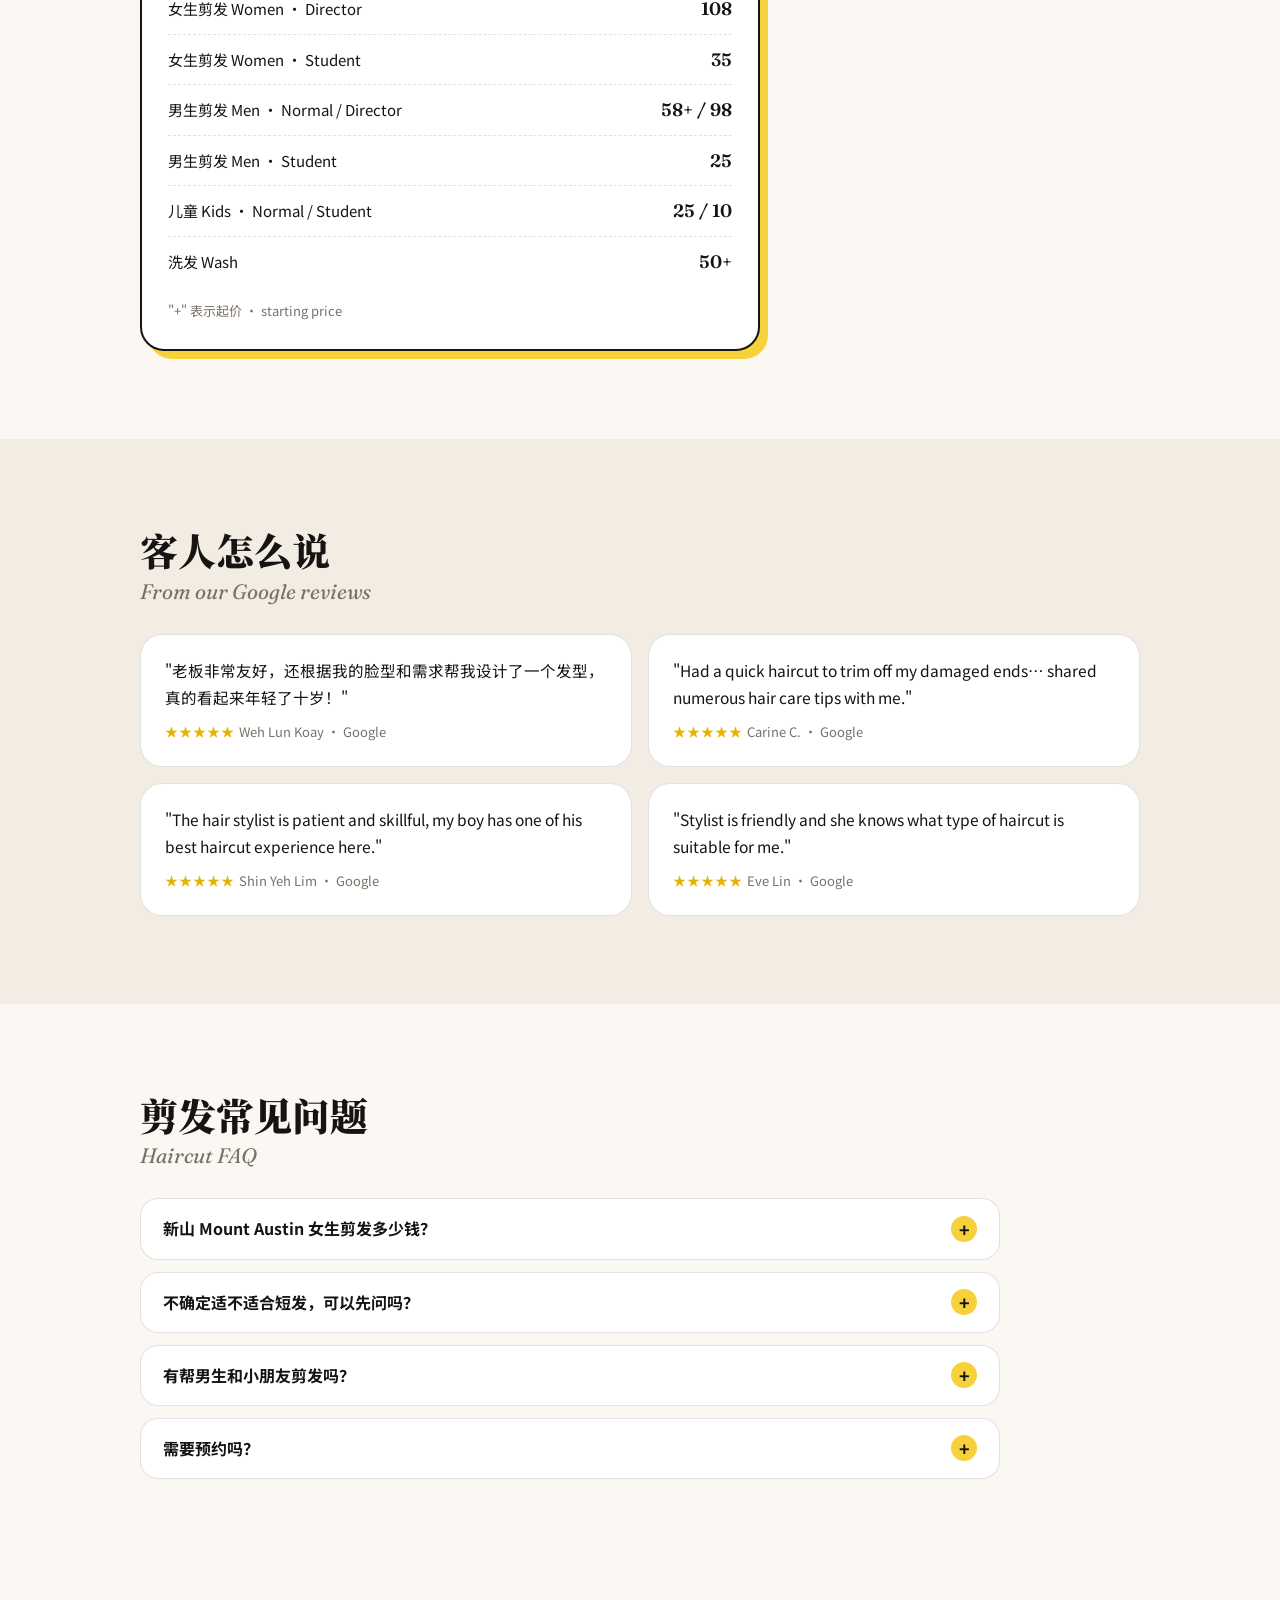
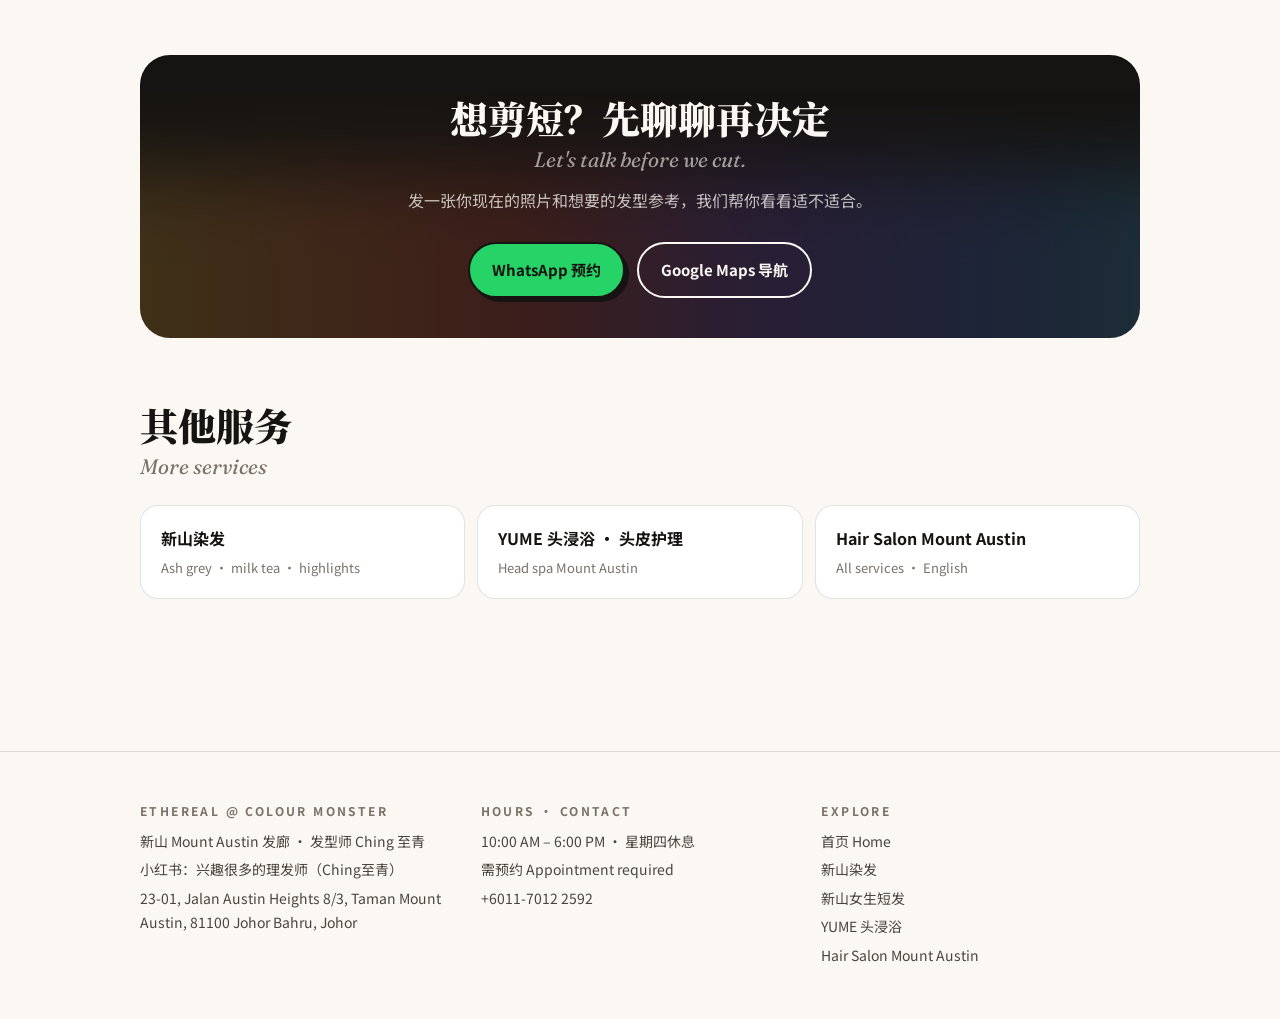
<file: short-hair-jb/index.html>
<!DOCTYPE html>
<html lang="zh-Hans">
<head>
<meta charset="UTF-8">
<meta name="viewport" content="width=device-width, initial-scale=1.0">
<title>新山女生短发 · 剪发｜Women's Short Haircut JB Mount Austin｜Ethereal @ Colour Monster</title>
<meta name="description" content="新山 Mount Austin 女生短发、剪发：发型师 Ching 至青根据脸型、发质和整理习惯设计短发。女生剪发 RM58 起，学生 RM35，儿童 RM25。营业 10am–6pm，星期四休息，需预约。Women's short haircut in Johor Bahru.">
<link rel="canonical" href="https://etherealcolourmonster.com/short-hair-jb/">
<meta property="og:title" content="新山女生短发 · 剪发｜Ethereal @ Colour Monster">
<meta property="og:description" content="根据脸型和发质设计的短发。Mount Austin，女生剪发 RM58 起。">
<meta property="og:type" content="website">
<meta property="og:url" content="https://etherealcolourmonster.com/short-hair-jb/">
<meta property="og:image" content="https://etherealcolourmonster.com/images/logo.jpg">
<meta name="theme-color" content="#FBF8F3">
<link rel="icon" href="../images/logo.jpg">
<script type="application/ld+json">
{
  "@context": "https://schema.org",
  "@graph": [
    {
      "@type": "Service",
      "name": "Women's short haircut in Mount Austin, Johor Bahru",
      "serviceType": "Women's haircut, short hair, men's and kids' haircut",
      "areaServed": ["Mount Austin", "Johor Bahru"],
      "offers": { "@type": "Offer", "priceCurrency": "MYR", "price": "58", "description": "Women's haircut from RM58" },
      "provider": { "@type": "HairSalon", "name": "Ethereal@Colour Monster", "url": "https://etherealcolourmonster.com/", "telephone": "+601170122592",
        "address": { "@type": "PostalAddress", "streetAddress": "23-01, Jalan Austin Heights 8/3, Taman Mount Austin", "postalCode": "81100", "addressLocality": "Johor Bahru", "addressRegion": "Johor", "addressCountry": "MY" } }
    },
    {
      "@type": "BreadcrumbList",
      "itemListElement": [
        { "@type": "ListItem", "position": 1, "name": "Home", "item": "https://etherealcolourmonster.com/" },
        { "@type": "ListItem", "position": 2, "name": "新山女生短发 Short Hair JB", "item": "https://etherealcolourmonster.com/short-hair-jb/" }
      ]
    },
    {
      "@type": "FAQPage",
      "mainEntity": [
        { "@type": "Question", "name": "How much is a women's haircut in Mount Austin, JB?", "acceptedAnswer": { "@type": "Answer", "text": "Women's haircut from RM58 (Normal), RM108 with the Director, RM35 for students. Men from RM58, kids RM25. Wash from RM50." } },
        { "@type": "Question", "name": "I'm not sure if short hair suits me. Can I ask first?", "acceptedAnswer": { "@type": "Answer", "text": "Yes. The stylist looks at your face shape, hair texture and how you style your hair daily before suggesting a length and shape." } },
        { "@type": "Question", "name": "Do you cut men's and kids' hair?", "acceptedAnswer": { "@type": "Answer", "text": "Yes. Men's haircut from RM58 (students RM25) and kids' haircut RM25 (students RM10)." } },
        { "@type": "Question", "name": "Do I need an appointment?", "acceptedAnswer": { "@type": "Answer", "text": "Yes. Open 10am–6pm, closed on Thursdays, appointment required. Book via WhatsApp +6011-7012 2592." } }
      ]
    }
  ]
}
</script>
<link rel="preconnect" href="https://fonts.googleapis.com">
<link rel="preconnect" href="https://fonts.gstatic.com" crossorigin>
<link href="https://fonts.googleapis.com/css2?family=Fraunces:ital,opsz,wght@0,9..144,400;0,9..144,600;1,9..144,400&family=Noto+Sans+SC:wght@400;500;700&family=Noto+Serif+SC:wght@600;900&display=swap" rel="stylesheet">
<link rel="stylesheet" href="../assets/page.css">
<style>:root { --c: var(--yellow); }</style>
</head>
<body>
<div class="bar" aria-hidden="true"></div>
<header class="top">
  <div class="wrap">
    <a class="logo" href="../" aria-label="Ethereal @ Colour Monster 首页"><img src="../images/logo-mark.png" alt="Ethereal @ Colour Monster" width="640" height="471"></a>
    <a class="btn btn-wa" href="https://wa.me/601170122592?text=Hi%2C%20%E6%88%91%E6%83%B3%E9%A2%84%E7%BA%A6%E5%89%AA%E5%8F%91%20I%27d%20like%20to%20book%20a%20haircut" target="_blank" rel="noopener"><svg viewBox="0 0 24 24" fill="none" stroke="currentColor" stroke-width="2" stroke-linecap="round" stroke-linejoin="round" aria-hidden="true"><path d="M21 11.5a8.4 8.4 0 0 1-12.4 7.4L3 21l2.1-5.4A8.4 8.4 0 1 1 21 11.5z"/></svg>WhatsApp 预约</a>
  </div>
</header>

<main>
  <div class="wrap">
    <nav class="crumbs" aria-label="Breadcrumb"><a href="../">首页 Home</a> / 新山女生短发 Short Hair JB</nav>

    <div class="hero">
      <div class="rv">
        <span class="eyebrow">Women's Haircut · Mount Austin JB</span>
        <h1>新山女生短发：剪一个适合你的长度<em>Women's short haircuts in Johor Bahru.</em></h1>
        <p class="lead">想剪短、修饰脸型、调整发型结构，或不确定自己适不适合短发？发型师 <strong>Ching 至青</strong> 会先看你的脸型、发质、发量和平时怎么整理头发，再一起决定长度和形状。剪完也会教你回家怎么吹、怎么整理。</p>
        <ul class="facts">
          <li>女生剪发 RM58 起</li><li>学生 RM35</li><li>10am–6pm · 星期四休息</li><li>需预约</li>
        </ul>
        <div class="cta">
          <a class="btn btn-wa" href="https://wa.me/601170122592?text=Hi%2C%20%E6%88%91%E6%83%B3%E9%A2%84%E7%BA%A6%E5%89%AA%E5%8F%91%20I%27d%20like%20to%20book%20a%20haircut" target="_blank" rel="noopener">WhatsApp 预约剪发</a>
          <a class="btn btn-ghost" href="#price">看价钱</a>
        </div>
      </div>
      <div class="hero-img rv"><img src="../images/salon-2.jpg" alt="Ethereal @ Colour Monster Mount Austin 发廊店内" width="788" height="1400" loading="eager"></div>
    </div>
  </div>

  <section class="alt">
    <div class="wrap">
      <div class="rv">
        <h2>短发好不好看，看的是细节<em>Good short hair is in the details.</em></h2>
        <div class="prose">
          <p>短发比长发更难"藏"：脸型、头型、发旋、发质硬软，都会直接影响形状。我们剪之前会先聊清楚你想要的感觉，以及你每天愿意花多少时间整理，<strong>剪出一个回家自己也弄得好的发型</strong>。</p>
          <p>Not sure if short hair suits you? Come and talk first — we look at your face shape, hair texture and daily routine before cutting.</p>
        </div>
      </div>
      <div class="points">
        <div class="point rv" style="--c:var(--yellow)"><b>看脸型设计</b><p>根据脸型和五官比例，决定长度、层次和刘海。</p></div>
        <div class="point rv" style="--c:var(--orange)"><b>修受损发尾</b><p>只想修掉分叉、受损的发尾，也可以，顺便给你护发建议。</p></div>
        <div class="point rv" style="--c:var(--cyan)"><b>男生 · 小朋友</b><p>男生剪发、小朋友剪发都有，家人可以一起来。</p></div>
      </div>
    </div>
  </section>

  <section id="price">
    <div class="wrap rv">
      <h2>剪发价钱<em>Haircut price (RM)</em></h2>
      <div class="price-card">
        <div class="prow"><span>女生剪发 Women · Normal</span><span class="fill"></span><span class="val">58+</span></div>
        <div class="prow"><span>女生剪发 Women · Director</span><span class="fill"></span><span class="val">108</span></div>
        <div class="prow"><span>女生剪发 Women · Student</span><span class="fill"></span><span class="val">35</span></div>
        <div class="prow"><span>男生剪发 Men · Normal / Director</span><span class="fill"></span><span class="val">58+ / 98</span></div>
        <div class="prow"><span>男生剪发 Men · Student</span><span class="fill"></span><span class="val">25</span></div>
        <div class="prow"><span>儿童 Kids · Normal / Student</span><span class="fill"></span><span class="val">25 / 10</span></div>
        <div class="prow"><span>洗发 Wash</span><span class="fill"></span><span class="val">50+</span></div>
        <p class="pnote">"+" 表示起价 · starting price</p>
      </div>
    </div>
  </section>

  <section class="alt">
    <div class="wrap">
      <h2 class="rv">客人怎么说<em>From our Google reviews</em></h2>
      <div class="quotes">
        <blockquote class="rv"><p>"老板非常友好，还根据我的脸型和需求帮我设计了一个发型，真的看起来年轻了十岁！"</p><footer>Weh Lun Koay · Google</footer></blockquote>
        <blockquote class="rv"><p>"Had a quick haircut to trim off my damaged ends… shared numerous hair care tips with me."</p><footer>Carine C. · Google</footer></blockquote>
        <blockquote class="rv"><p>"The hair stylist is patient and skillful, my boy has one of his best haircut experience here."</p><footer>Shin Yeh Lim · Google</footer></blockquote>
        <blockquote class="rv"><p>"Stylist is friendly and she knows what type of haircut is suitable for me."</p><footer>Eve Lin · Google</footer></blockquote>
      </div>
    </div>
  </section>

  <section>
    <div class="wrap">
      <h2 class="rv">剪发常见问题<em>Haircut FAQ</em></h2>
      <div class="faq">
        <details class="rv"><summary>新山 Mount Austin 女生剪发多少钱？</summary><div class="ans"><p>一般 RM58 起，Director 剪 RM108，学生 RM35。洗发 RM50 起。</p></div></details>
        <details class="rv"><summary>不确定适不适合短发，可以先问吗？</summary><div class="ans"><p>可以。预约时先发一张现在的照片和想要的发型参考图，来到店里也会先聊清楚再剪。</p></div></details>
        <details class="rv"><summary>有帮男生和小朋友剪发吗？</summary><div class="ans"><p>有。男生剪发 RM58 起（学生 RM25），儿童 RM25（学生 RM10）。</p></div></details>
        <details class="rv"><summary>需要预约吗？</summary><div class="ans"><p>需要。营业 10am–6pm，星期四休息，请先 WhatsApp <a href="https://wa.me/601170122592">+6011-7012 2592</a> 预约。</p></div></details>
      </div>
    </div>
  </section>

  <section>
    <div class="wrap">
      <div class="band rv">
        <h2>想剪短？先聊聊再决定<em>Let's talk before we cut.</em></h2>
        <p>发一张你现在的照片和想要的发型参考，我们帮你看看适不适合。</p>
        <div class="cta">
          <a class="btn btn-wa" href="https://wa.me/601170122592?text=Hi%2C%20%E6%88%91%E6%83%B3%E9%A2%84%E7%BA%A6%E5%89%AA%E5%8F%91%20I%27d%20like%20to%20book%20a%20haircut" target="_blank" rel="noopener">WhatsApp 预约</a>
          <a class="btn btn-ghost" href="https://maps.app.goo.gl/KCUcaTukjxPqChet8" target="_blank" rel="noopener">Google Maps 导航</a>
        </div>
      </div>

      <h2 class="rv" style="margin-top:64px">其他服务<em>More services</em></h2>
      <div class="related rv">
        <a href="../hair-colour-jb/"><b>新山染发</b><span>Ash grey · milk tea · highlights</span></a>
        <a href="../head-spa-mount-austin/"><b>YUME 头浸浴 · 头皮护理</b><span>Head spa Mount Austin</span></a>
        <a href="../hair-salon-mount-austin/"><b>Hair Salon Mount Austin</b><span>All services · English</span></a>
      </div>
    </div>
  </section>
</main>

<footer class="foot">
  <div class="wrap cols">
    <div><h4>Ethereal @ Colour Monster</h4><p>新山 Mount Austin 发廊 · 发型师 Ching 至青</p><p>小红书：<a href="https://www.xiaohongshu.com/user/profile/60a12d3c00000000010013c2" target="_blank" rel="noopener">兴趣很多的理发师（Ching至青）</a></p><p>23-01, Jalan Austin Heights 8/3, Taman Mount Austin, 81100 Johor Bahru, Johor</p></div>
    <div><h4>Hours · Contact</h4><p>10:00 AM – 6:00 PM · 星期四休息</p><p>需预约 Appointment required</p><p><a href="tel:+601170122592">+6011-7012 2592</a></p></div>
    <div><h4>Explore</h4><p><a href="../">首页 Home</a></p><p><a href="../hair-colour-jb/">新山染发</a></p><p><a href="../short-hair-jb/">新山女生短发</a></p><p><a href="../head-spa-mount-austin/">YUME 头浸浴</a></p><p><a href="../hair-salon-mount-austin/">Hair Salon Mount Austin</a></p></div>
  </div>
</footer>

<nav class="mbar" aria-label="快速预约">
  <a href="https://wa.me/601170122592" target="_blank" rel="noopener">WhatsApp 预约</a>
  <a href="https://maps.app.goo.gl/KCUcaTukjxPqChet8" target="_blank" rel="noopener">导航</a>
</nav>

<script>
(function () {
  var els = document.querySelectorAll('.rv');
  if (!('IntersectionObserver' in window)) { els.forEach(function (e) { e.classList.add('in'); }); return; }
  var io = new IntersectionObserver(function (es) { es.forEach(function (e) { if (e.isIntersecting) { e.target.classList.add('in'); io.unobserve(e.target); } }); }, { rootMargin: '0px 0px -8% 0px' });
  els.forEach(function (e) { io.observe(e); });
})();
</script>
</body>
</html>
</file>
<file: assets/page.css>
/* Shared style for Ethereal @ Colour Monster service pages */
:root {
  --paper: #FBF8F3; --paper-2: #F2ECE3; --card: #FFFFFF;
  --ink: #161412; --ink-2: #4A443E; --muted: #7A7168; --line: rgba(22, 20, 18, .12);
  --yellow: #F7D13B; --orange: #F5893A; --red: #EA4B3C; --green: #8FD16A;
  --cyan: #33C3E6; --blue: #3F6FE0; --violet: #7A4FD8; --wa: #25D366;
  --rainbow: linear-gradient(90deg, var(--yellow), var(--orange), var(--red), var(--violet), var(--blue), var(--cyan));
  --display: 'Fraunces', 'Noto Serif SC', Georgia, serif;
  --cjk: 'Noto Serif SC', 'Fraunces', serif;
  --body: 'Noto Sans SC', system-ui, -apple-system, 'Segoe UI', sans-serif;
  --ease: cubic-bezier(.22, 1, .36, 1); --spring: cubic-bezier(.34, 1.56, .64, 1);
  --c: var(--yellow);
}
*, *::before, *::after { box-sizing: border-box; }
html { -webkit-text-size-adjust: 100%; scroll-behavior: smooth; }
body { margin: 0; background: var(--paper); color: var(--ink); font-family: var(--body); font-size: 16px; line-height: 1.75; -webkit-font-smoothing: antialiased; overflow-x: hidden; }
img { max-width: 100%; display: block; }
a { color: inherit; }
.wrap { max-width: 1080px; margin: 0 auto; padding: 0 20px; }
@media (min-width: 768px) { .wrap { padding: 0 40px; } }
.bar { position: fixed; inset: 0 0 auto; height: 4px; background: var(--rainbow); z-index: 30; }

/* header */
.top { position: sticky; top: 0; z-index: 20; background: rgba(251, 248, 243, .9); backdrop-filter: blur(10px); border-bottom: 1px solid var(--line); }
.top .wrap { display: flex; align-items: center; justify-content: space-between; height: 72px; gap: 12px; }
.top .logo img { height: 46px; width: auto; }
.btn { display: inline-flex; align-items: center; justify-content: center; gap: 9px; padding: 13px 22px; border-radius: 999px; font-size: 15px; font-weight: 700; text-decoration: none; border: 2px solid var(--ink); transition: transform .35s var(--spring), box-shadow .3s; white-space: nowrap; }
.btn svg { width: 18px; height: 18px; flex: none; }
.btn:hover { transform: translateY(-3px); }
.btn-wa { background: var(--wa); color: var(--ink); box-shadow: 4px 4px 0 var(--ink); }
.btn-ghost { background: var(--card); color: var(--ink); }
.top .btn { padding: 9px 16px; font-size: 14px; box-shadow: 3px 3px 0 var(--ink); }

/* breadcrumb */
.crumbs { font-size: 13px; color: var(--muted); padding: 22px 0 0; }
.crumbs a { text-decoration: none; }
.crumbs a:hover { text-decoration: underline; }

/* hero */
.hero { padding: 26px 0 64px; display: grid; gap: 36px; align-items: center; }
@media (min-width: 880px) { .hero { grid-template-columns: minmax(0, 1.15fr) minmax(0, .85fr); padding-bottom: 88px; } }
.eyebrow { display: inline-flex; align-items: center; gap: 9px; font-size: 12px; letter-spacing: .22em; text-transform: uppercase; font-weight: 700; color: var(--ink-2); padding: 6px 14px 6px 8px; border-radius: 999px; background: var(--card); border: 1px solid var(--line); }
.eyebrow::before { content: ''; width: 18px; height: 18px; border-radius: 50%; background: var(--rainbow); }
h1 { font-family: var(--cjk); font-weight: 900; font-size: clamp(32px, 6.4vw, 54px); line-height: 1.16; margin: 18px 0 0; letter-spacing: -.01em; }
h1 em { display: block; font-family: var(--display); font-style: italic; font-weight: 400; font-size: .5em; color: var(--muted); margin-top: 10px; letter-spacing: 0; }
.lead { font-size: 17px; color: var(--ink-2); margin: 20px 0 0; max-width: 620px; }
.cta { display: flex; flex-wrap: wrap; gap: 12px; margin-top: 28px; }
.facts { display: flex; flex-wrap: wrap; gap: 8px; margin: 22px 0 0; padding: 0; list-style: none; }
.facts li { font-size: 13px; padding: 6px 12px; border-radius: 999px; background: var(--card); border: 1px solid var(--line); }
.hero-img { position: relative; }
.hero-img img { width: 100%; height: auto; aspect-ratio: 4 / 5; object-fit: cover; border-radius: 28px; border: 2px solid var(--ink); box-shadow: 10px 10px 0 var(--c); }
.hero-img.contain img { object-fit: contain; background: radial-gradient(circle at 30% 30%, var(--c), transparent 70%), var(--paper-2); padding: 28px; }

/* sections */
section { padding: 64px 0; }
@media (min-width: 900px) { section { padding: 88px 0; } }
.alt { background: var(--paper-2); }
h2 { font-family: var(--cjk); font-weight: 900; font-size: clamp(26px, 4.2vw, 38px); line-height: 1.2; margin: 0; }
h2 em { display: block; font-family: var(--display); font-style: italic; font-weight: 400; font-size: .55em; color: var(--muted); margin-top: 6px; }
.prose { max-width: 760px; color: var(--ink-2); }
.prose p { margin: 16px 0 0; }
.prose strong { color: var(--ink); }

.points { display: grid; gap: 16px; margin-top: 34px; }
@media (min-width: 760px) { .points { grid-template-columns: repeat(3, minmax(0, 1fr)); } }
.point { background: var(--card); border: 1px solid var(--line); border-radius: 22px; padding: 24px; position: relative; overflow: hidden; }
.point::before { content: ''; position: absolute; inset: 0 auto auto 0; width: 100%; height: 5px; background: var(--c); }
.point b { display: block; font-size: 17px; margin-bottom: 6px; }
.point p { margin: 0; font-size: 14.5px; color: var(--ink-2); }

/* price */
.price-card { background: var(--card); border: 2px solid var(--ink); border-radius: 24px; padding: 26px; margin-top: 30px; max-width: 620px; box-shadow: 8px 8px 0 var(--c); }
.prow { display: flex; align-items: baseline; gap: 10px; padding: 9px 0; border-bottom: 1px dashed var(--line); font-size: 15px; }
.prow:last-of-type { border-bottom: 0; }
.prow .fill { flex: 1; }
.prow .val { font-family: var(--display); font-weight: 600; font-size: 18px; white-space: nowrap; }
.prow s { color: var(--muted); font-size: 14px; margin-right: 6px; }
.pnote { font-size: 13px; color: var(--muted); margin: 14px 0 0; }

/* reviews */
.quotes { display: grid; gap: 16px; margin-top: 30px; }
@media (min-width: 760px) { .quotes { grid-template-columns: repeat(2, minmax(0, 1fr)); } }
blockquote { margin: 0; background: var(--card); border: 1px solid var(--line); border-radius: 22px; padding: 22px 24px; }
blockquote p { margin: 0; font-size: 15.5px; }
blockquote footer { margin-top: 10px; font-size: 13px; color: var(--muted); }
blockquote footer::before { content: '★★★★★ '; color: #E9B100; letter-spacing: 1px; }

/* faq */
.faq { display: grid; gap: 12px; margin-top: 30px; max-width: 860px; }
.faq details { background: var(--card); border: 1px solid var(--line); border-radius: 18px; padding: 0 22px; transition: box-shadow .3s, border-color .3s; }
.faq details[open] { border-color: var(--ink); box-shadow: 4px 4px 0 var(--ink); }
.faq summary { list-style: none; cursor: pointer; padding: 18px 34px 18px 0; position: relative; font-weight: 700; line-height: 1.45; }
.faq summary::-webkit-details-marker { display: none; }
.faq summary::after { content: '+'; position: absolute; right: 0; top: 50%; transform: translateY(-50%); width: 26px; height: 26px; border-radius: 50%; background: var(--c); display: grid; place-items: center; font-size: 18px; line-height: 1; transition: transform .35s var(--spring); }
.faq details[open] summary::after { transform: translateY(-50%) rotate(45deg); }
.faq .ans { padding: 0 0 18px; color: var(--ink-2); font-size: 15px; }
.faq .ans p { margin: 0 0 6px; }

/* call to action band */
.band { background: var(--ink); color: var(--paper); border-radius: 30px; padding: 40px 28px; text-align: center; position: relative; overflow: hidden; }
.band::before { content: ''; position: absolute; inset: auto -10% -60% -10%; height: 120%; background: var(--rainbow); opacity: .18; filter: blur(40px); }
.band h2 { color: var(--paper); position: relative; }
.band h2 em { color: rgba(251, 248, 243, .6); }
.band p { position: relative; color: rgba(251, 248, 243, .75); margin: 14px auto 0; max-width: 560px; }
.band .cta { justify-content: center; position: relative; }
.band .btn-ghost { background: transparent; color: var(--paper); border-color: var(--paper); }

/* related */
.related { display: grid; gap: 12px; margin-top: 26px; }
@media (min-width: 760px) { .related { grid-template-columns: repeat(3, minmax(0, 1fr)); } }
.related a { display: block; text-decoration: none; background: var(--card); border: 1px solid var(--line); border-radius: 18px; padding: 18px 20px; transition: transform .35s var(--spring), border-color .3s; }
.related a:hover { transform: translateY(-4px); border-color: var(--ink); }
.related b { display: block; }
.related span { font-size: 13px; color: var(--muted); }

/* footer */
.foot { padding: 48px 0 110px; font-size: 14px; color: var(--ink-2); border-top: 1px solid var(--line); margin-top: 64px; }
.foot .cols { display: grid; gap: 22px; }
@media (min-width: 760px) { .foot .cols { grid-template-columns: repeat(3, minmax(0, 1fr)); } }
.foot h4 { margin: 0 0 8px; font-size: 12px; letter-spacing: .2em; text-transform: uppercase; color: var(--muted); }
.foot p { margin: 0 0 4px; }
.foot a { text-decoration: none; }
.foot a:hover { text-decoration: underline; }

/* sticky mobile booking bar */
.mbar { position: fixed; left: 12px; right: 12px; bottom: 12px; z-index: 25; display: flex; gap: 10px; padding: 8px; border-radius: 999px; background: var(--ink); box-shadow: 0 14px 40px -12px rgba(0, 0, 0, .5); }
.mbar a { flex: 1; text-align: center; padding: 12px; border-radius: 999px; text-decoration: none; font-weight: 700; font-size: 14px; color: var(--paper); }
.mbar a:first-child { background: var(--wa); color: var(--ink); }
@media (min-width: 880px) { .mbar { display: none; } .foot { padding-bottom: 48px; } }

/* reveal motion */
.rv { opacity: 0; transform: translateY(28px); transition: opacity .8s var(--ease), transform .8s var(--ease); }
.rv.in { opacity: 1; transform: none; }
@media (prefers-reduced-motion: reduce) { .rv { opacity: 1; transform: none; transition: none; } html { scroll-behavior: auto; } }
</file>
